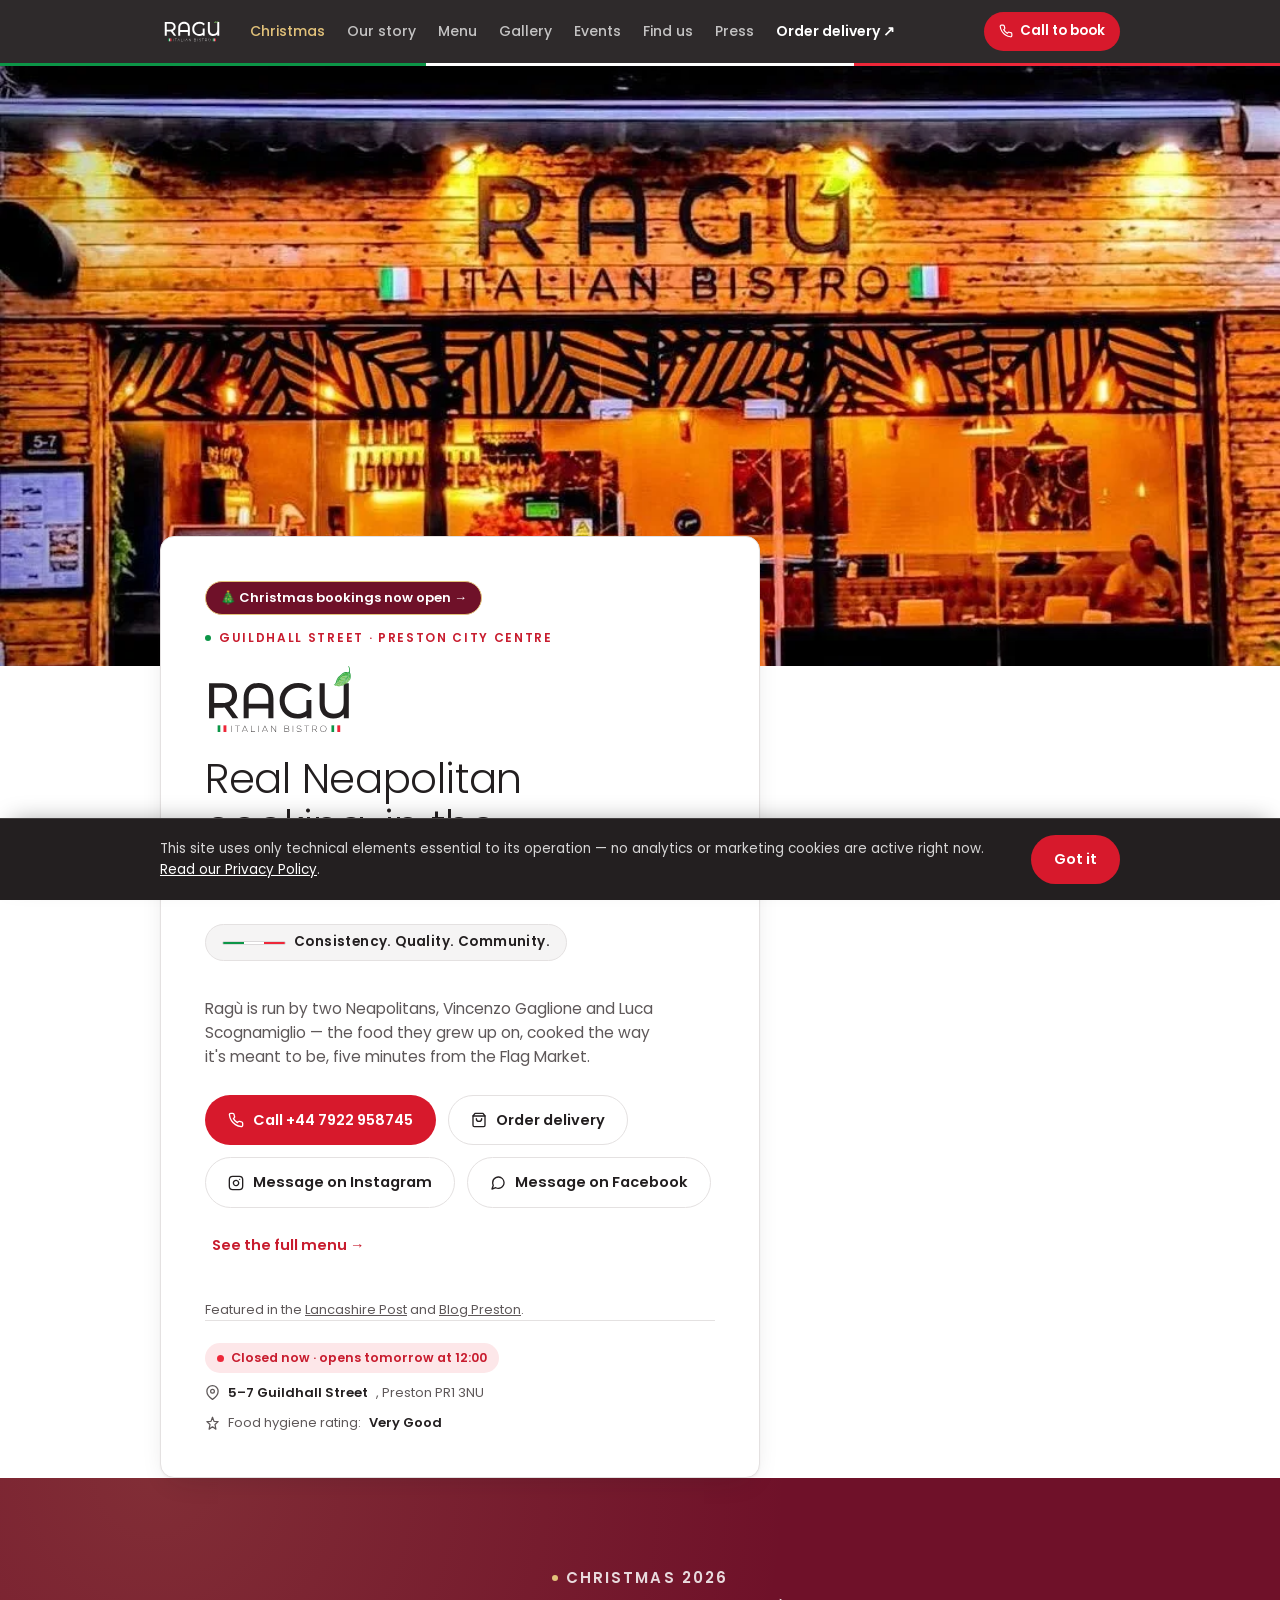
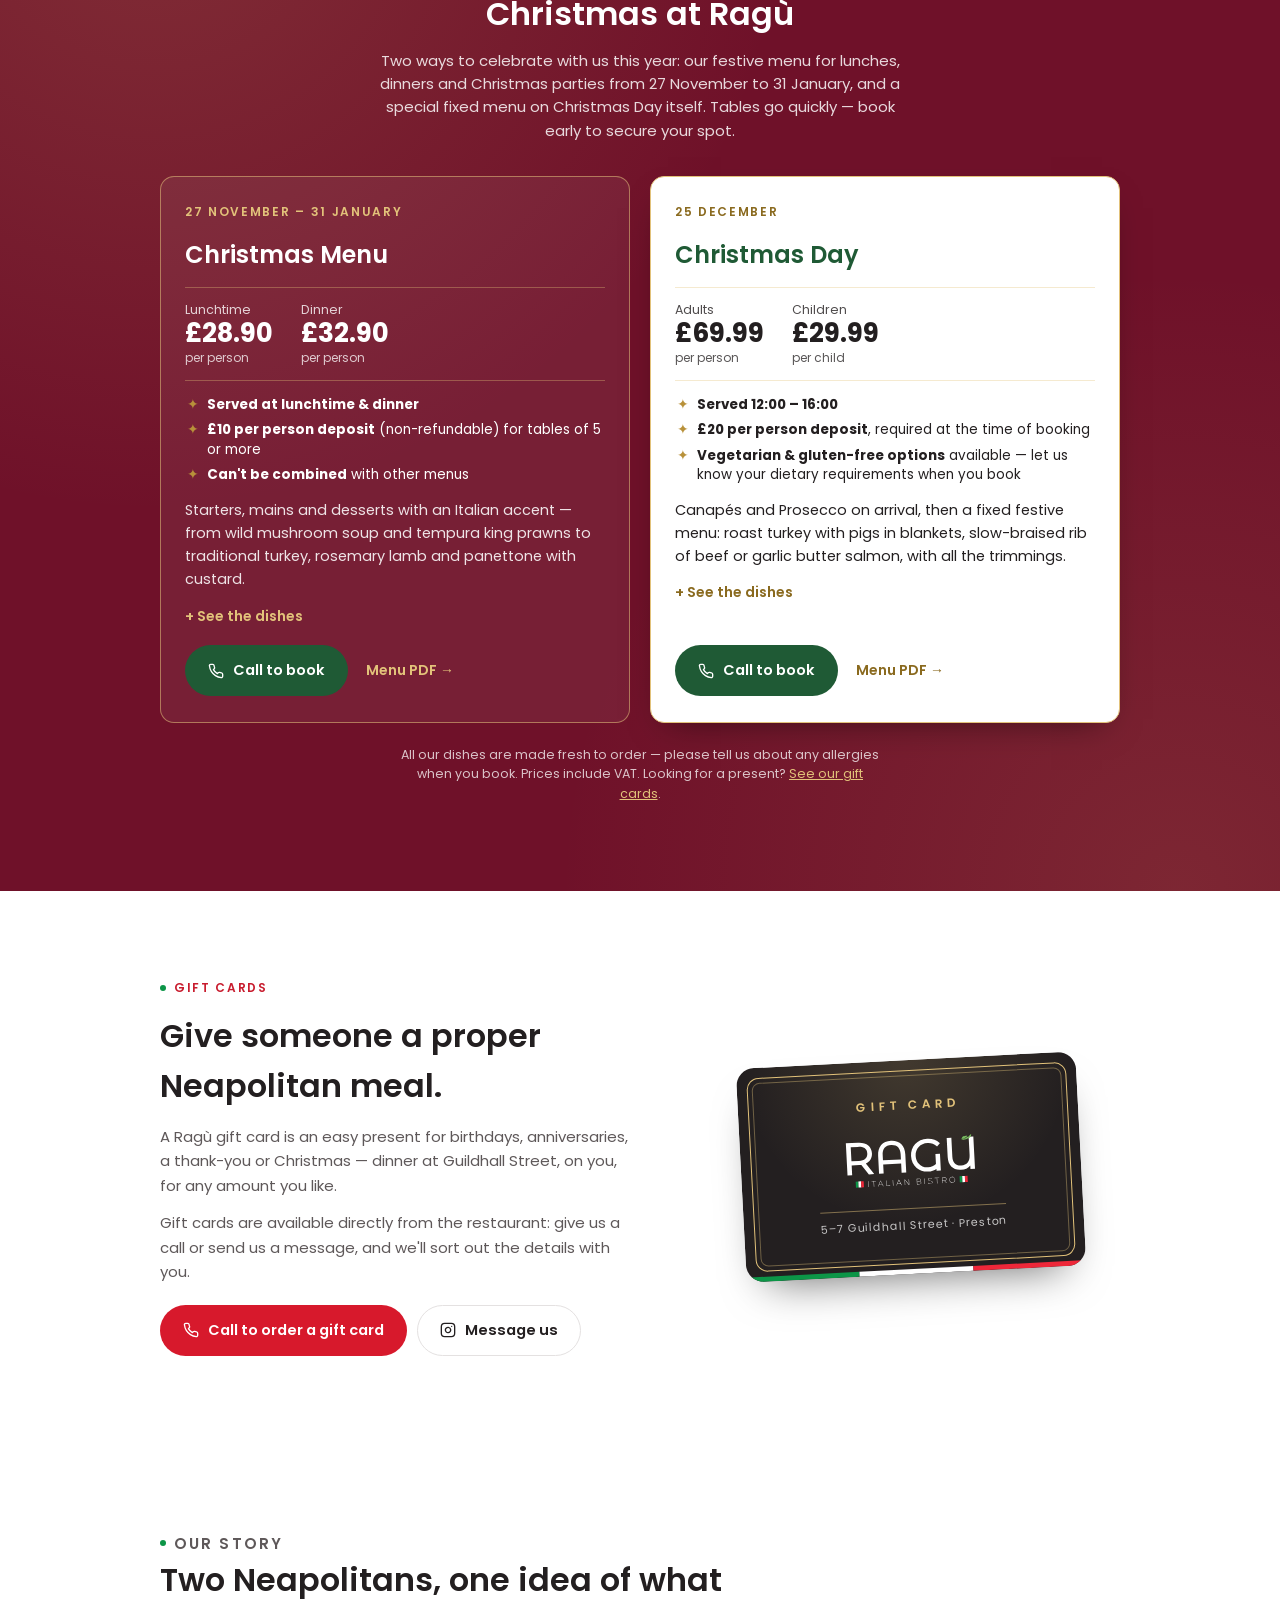
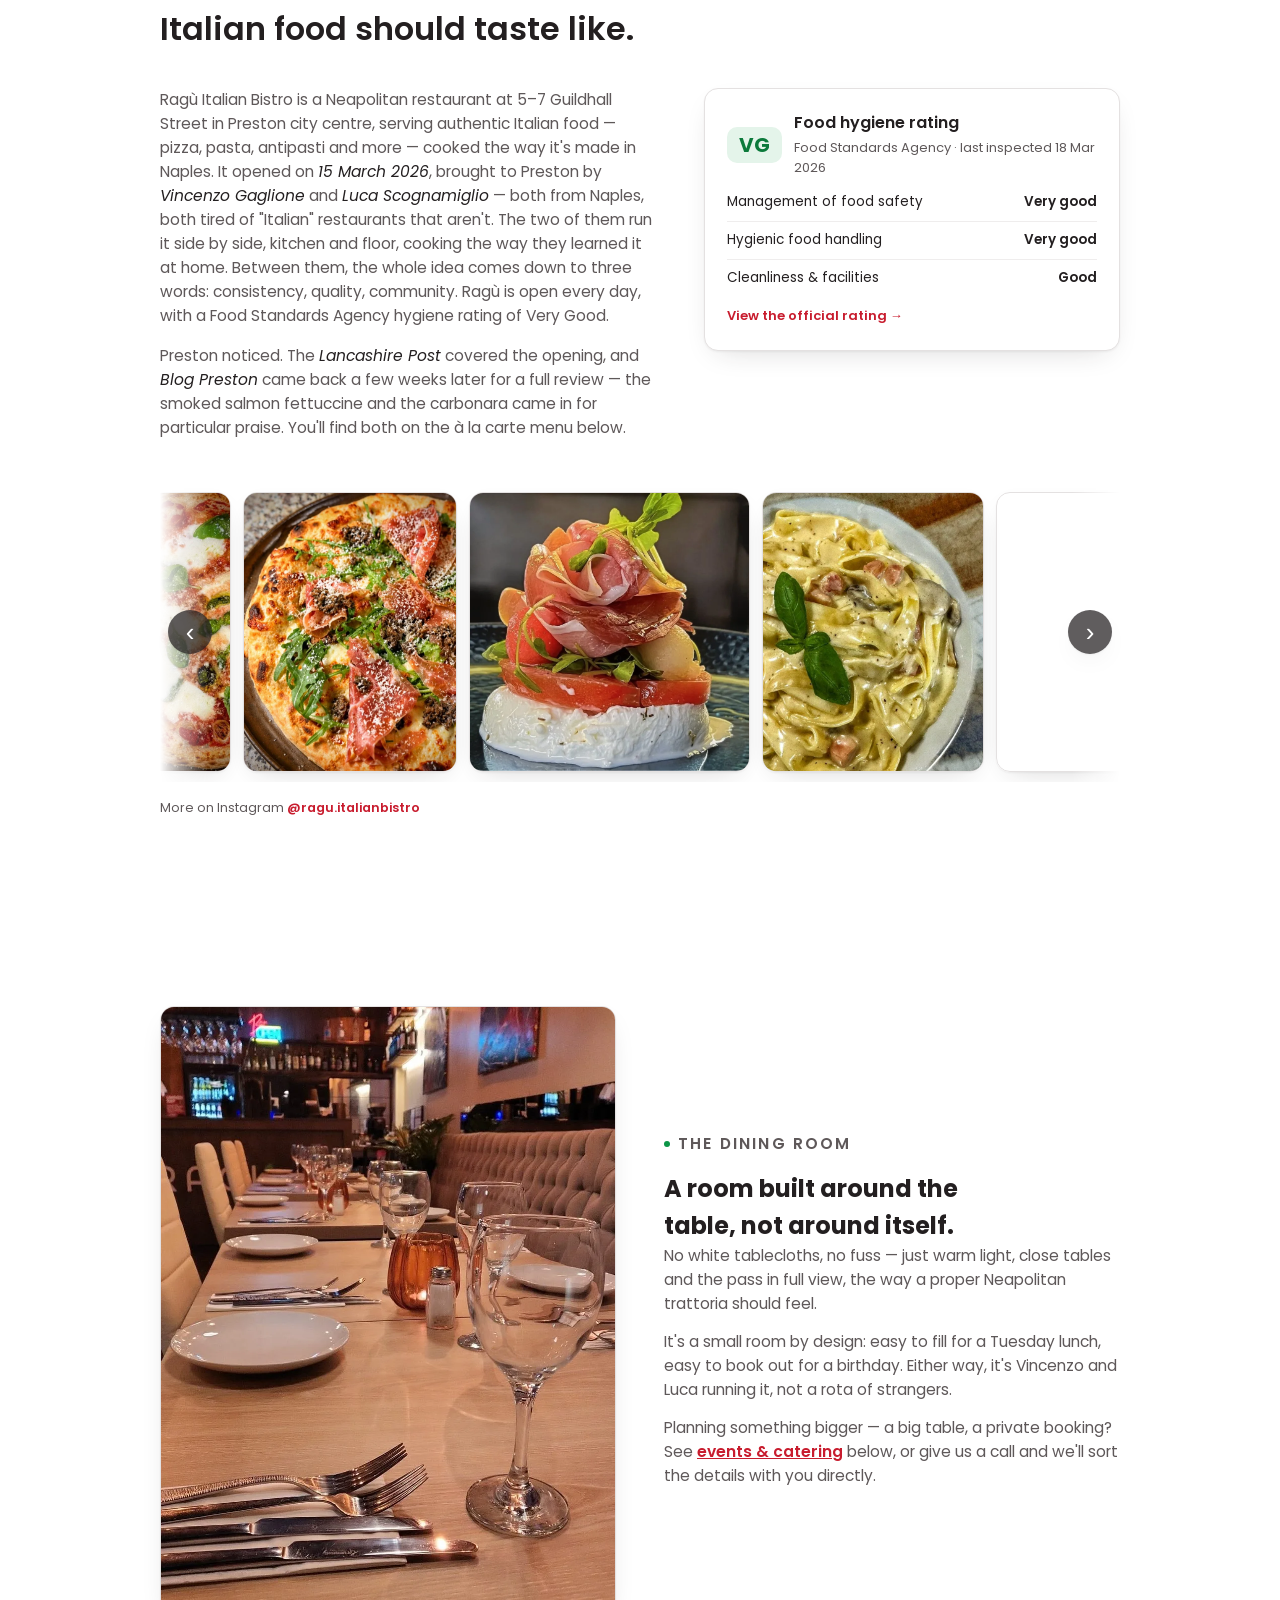
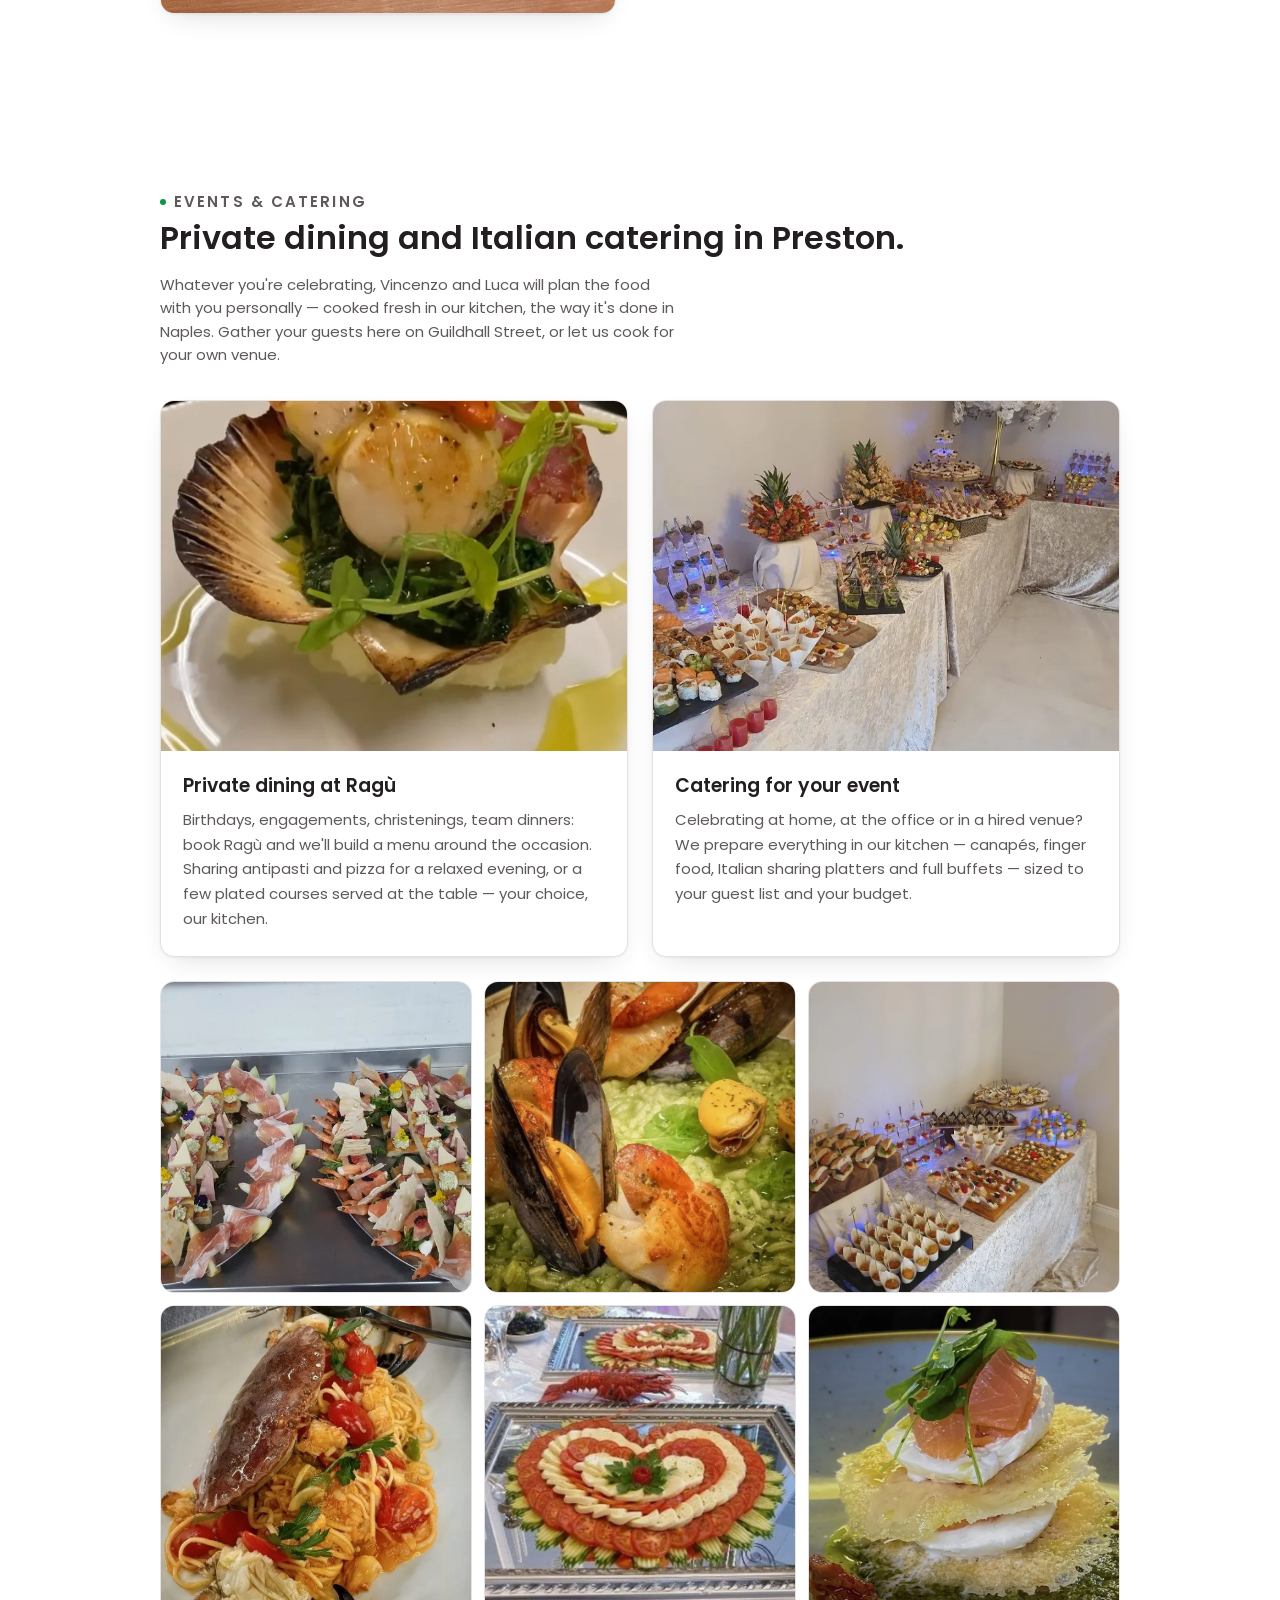
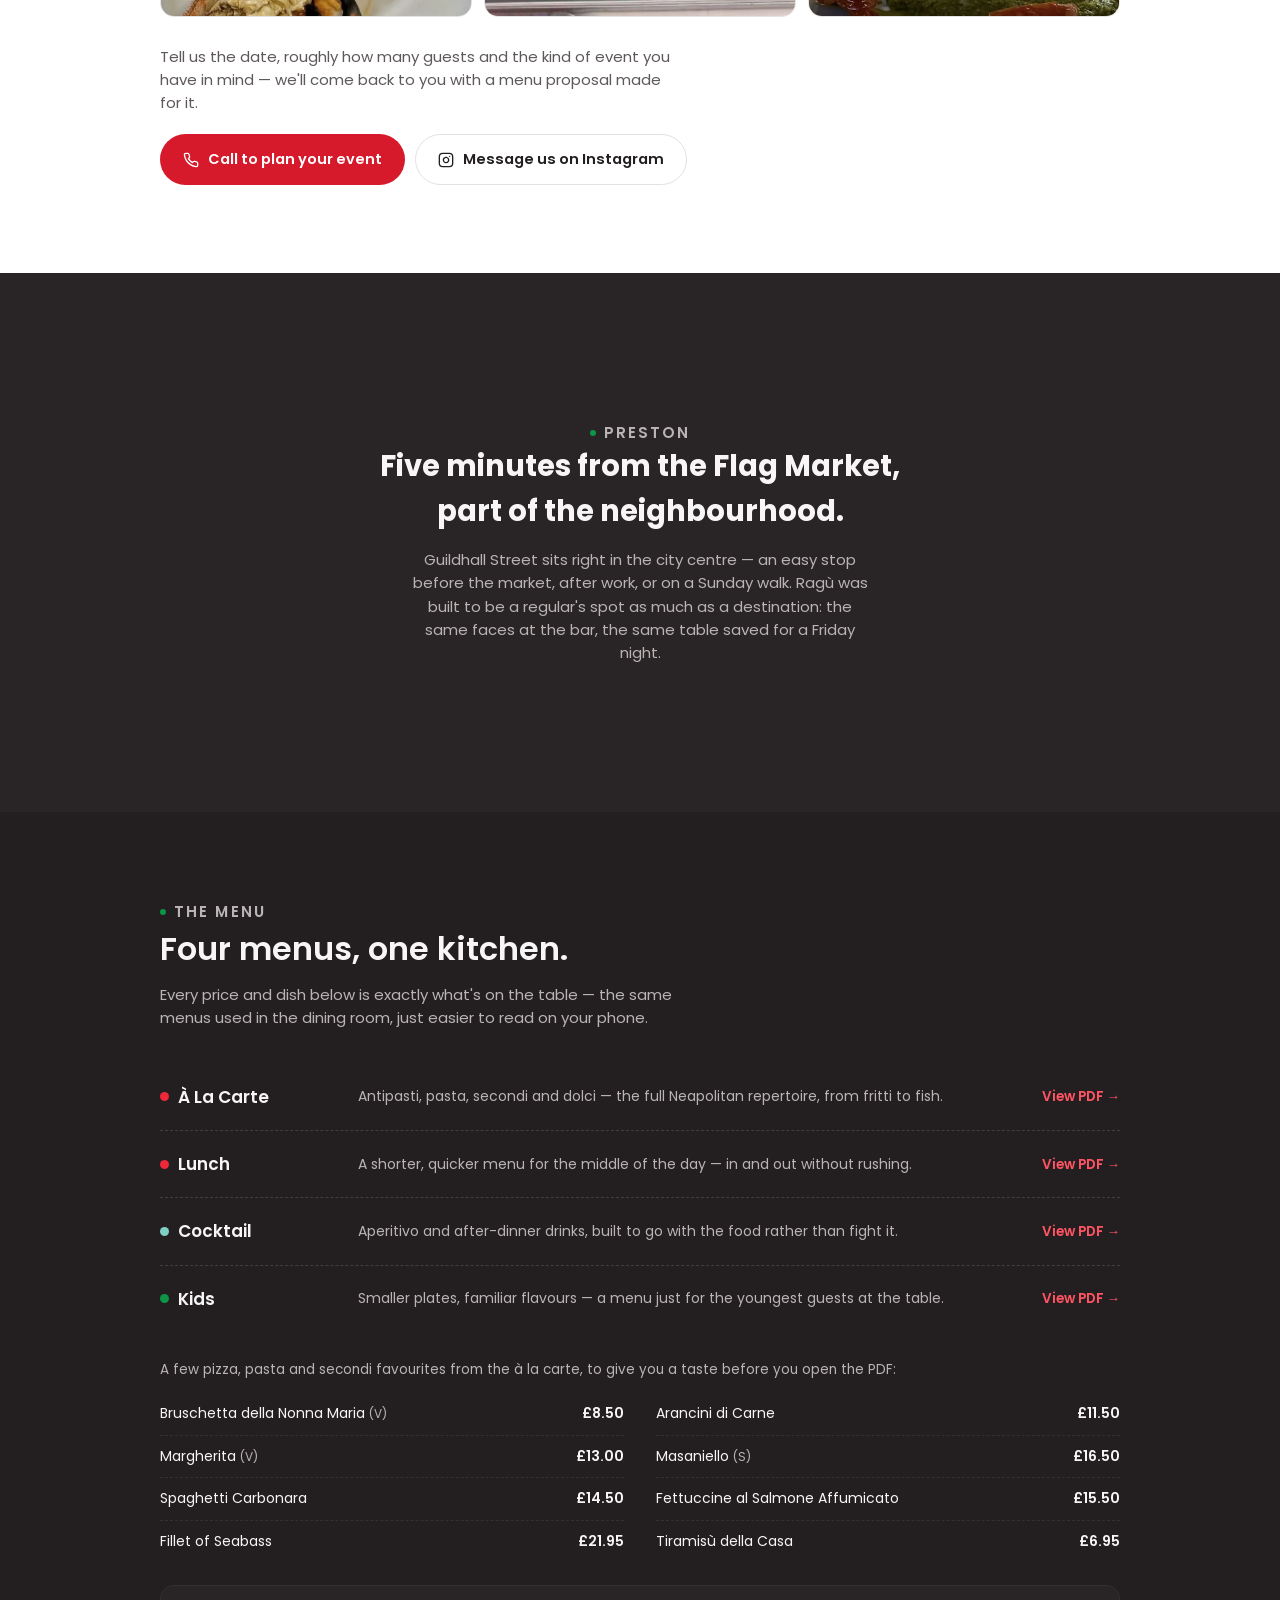
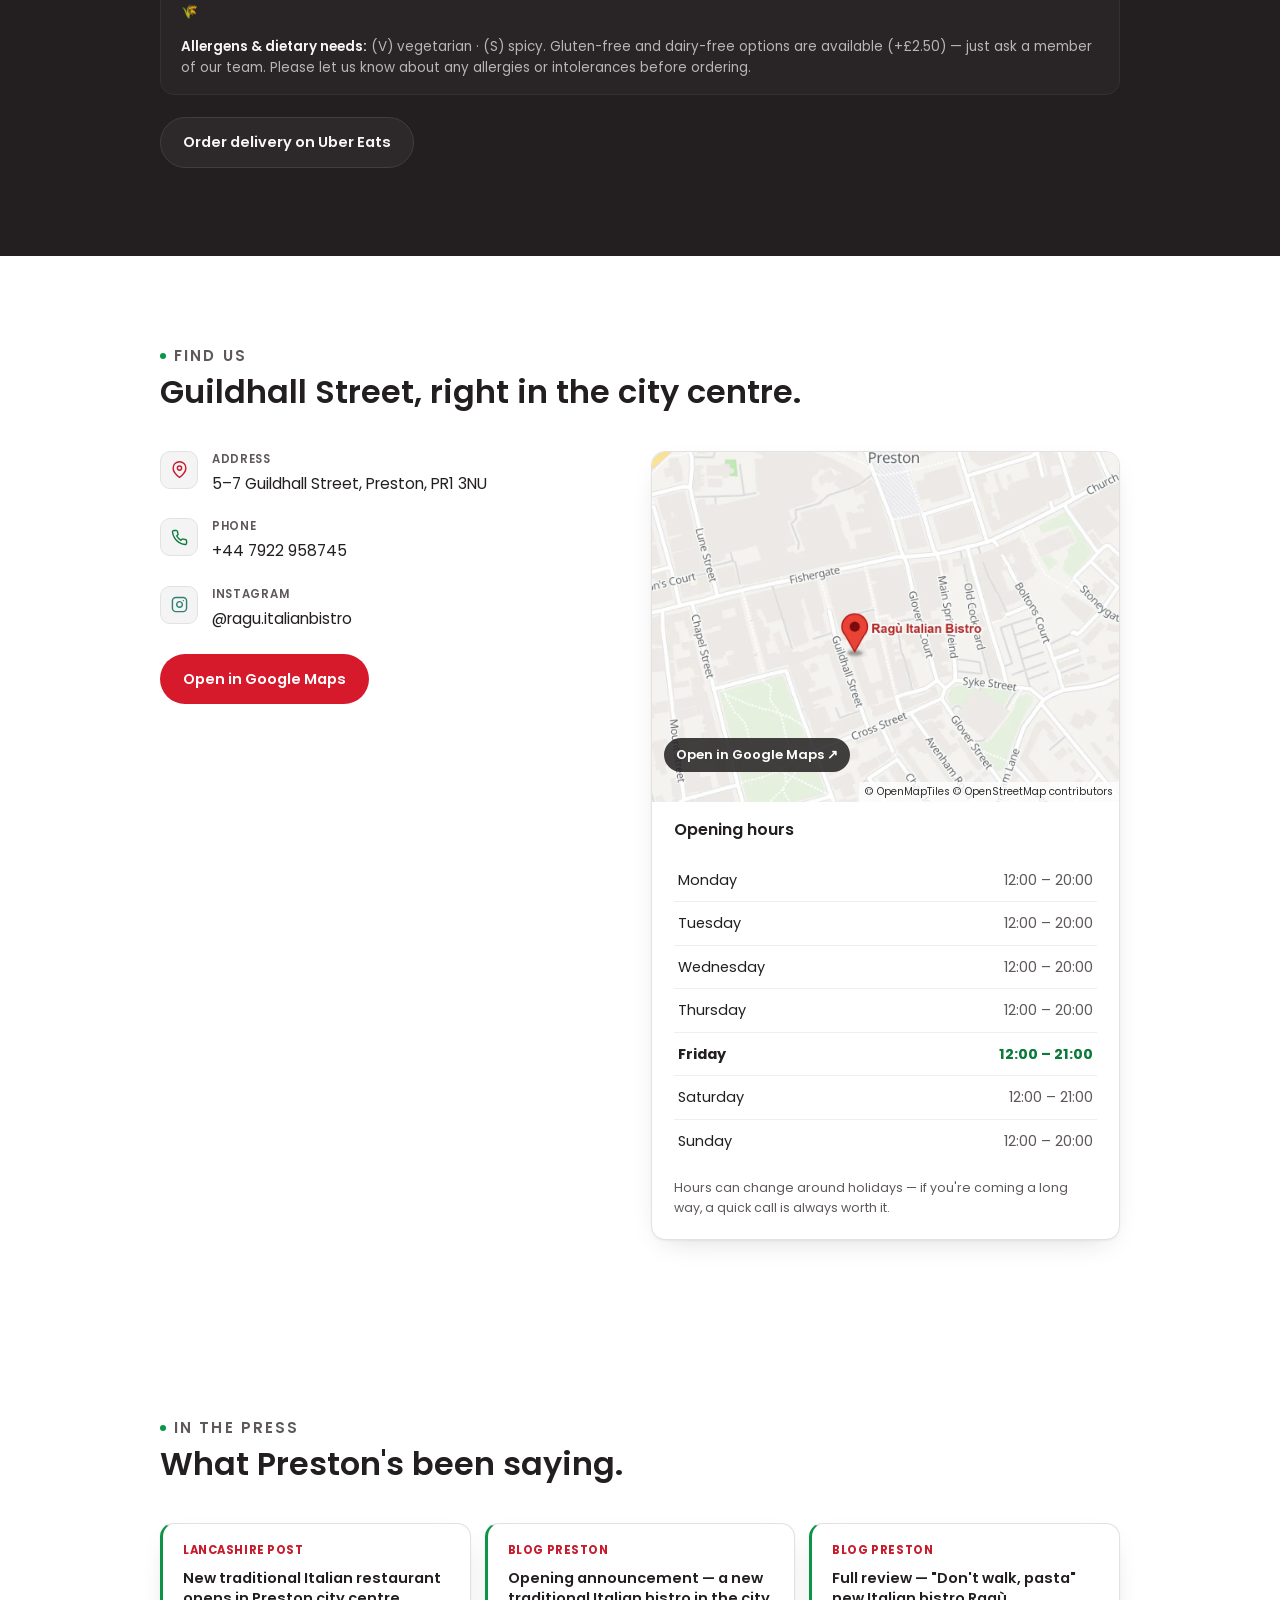
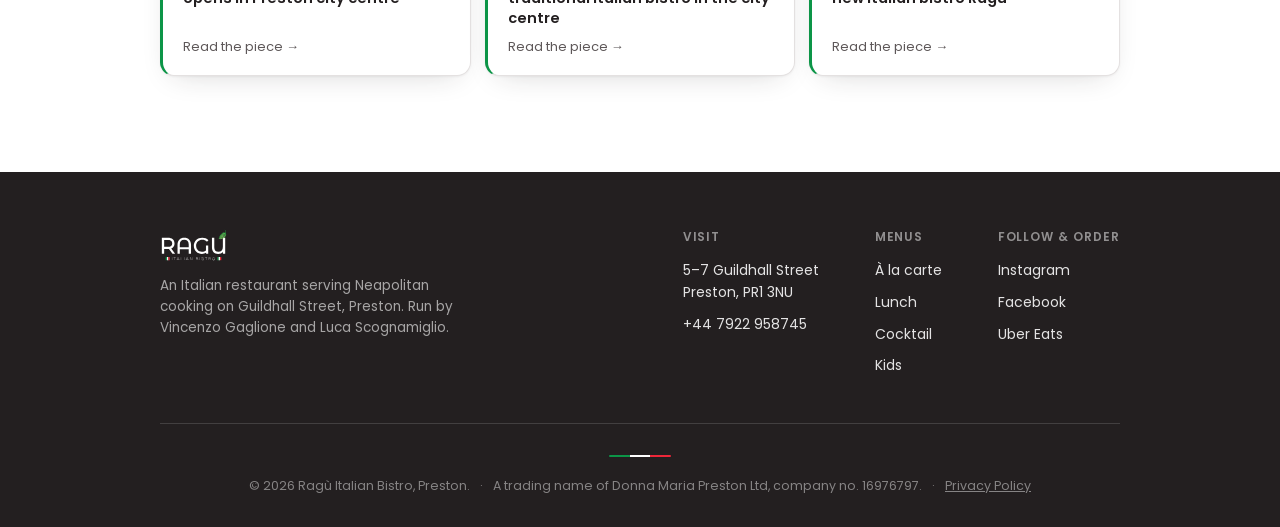
<file: index.html>
<!DOCTYPE html>
<html lang="en">
<head>
<meta charset="UTF-8">
<meta name="viewport" content="width=device-width, initial-scale=1.0">
<title>Ragù Italian Bistro | Neapolitan Restaurant in Preston</title>
<meta name="description" content="Ragù Italian Bistro — authentic Neapolitan cooking at 5–7 Guildhall Street, Preston city centre. Pizza, pasta and more, made by two Neapolitans. Open every day.">
<link rel="icon" type="image/svg+xml" href="assets/logo-compatto.svg">
<link rel="canonical" href="https://raguitalianbistro.co.uk/">
<meta name="theme-color" content="#231F20">
<link rel="apple-touch-icon" href="assets/apple-touch-icon.png">

<link rel="preload" href="assets/fonts/poppins-400.woff2" as="font" type="font/woff2" crossorigin>
<link rel="preload" href="assets/fonts/poppins-600.woff2" as="font" type="font/woff2" crossorigin>

<meta property="og:type" content="website">
<meta property="og:site_name" content="Ragù Italian Bistro">
<meta property="og:locale" content="en_GB">
<meta property="og:title" content="Ragù Italian Bistro — Real Neapolitan cooking in Preston">
<meta property="og:description" content="Authentic Neapolitan cooking at 5–7 Guildhall Street, Preston. Menus, opening hours, and how to find us.">
<meta property="og:image" content="https://raguitalianbistro.co.uk/assets/social-share.jpg">
<meta property="og:url" content="https://raguitalianbistro.co.uk/">
<meta name="twitter:card" content="summary_large_image">
<meta name="twitter:title" content="Ragù Italian Bistro — Real Neapolitan cooking in Preston">
<meta name="twitter:description" content="Authentic Neapolitan cooking at 5–7 Guildhall Street, Preston.">
<meta name="twitter:image" content="https://raguitalianbistro.co.uk/assets/social-share.jpg">

<script type="application/ld+json">
{
  "@context": "https://schema.org",
  "@type": "Restaurant",
  "@id": "https://raguitalianbistro.co.uk/#restaurant",
  "name": "Ragù Italian Bistro",
  "logo": "https://raguitalianbistro.co.uk/assets/apple-touch-icon.png",
  "foundingDate": "2026-03-15",
  "image": "https://raguitalianbistro.co.uk/assets/gallery/foto6.jpg",
  "url": "https://raguitalianbistro.co.uk/",
  "priceRange": "££",
  "telephone": "+447922958745",
  "address": {
    "@type": "PostalAddress",
    "streetAddress": "5–7 Guildhall Street",
    "addressLocality": "Preston",
    "postalCode": "PR1 3NU",
    "addressCountry": "GB"
  },
  "openingHoursSpecification": [
    {"@type": "OpeningHoursSpecification", "dayOfWeek": ["Sunday","Monday","Tuesday","Wednesday","Thursday"], "opens": "12:00", "closes": "20:00"},
    {"@type": "OpeningHoursSpecification", "dayOfWeek": ["Friday","Saturday"], "opens": "12:00", "closes": "21:00"}
  ],
  "servesCuisine": "Neapolitan",
  "acceptsReservations": true,
  "potentialAction": {
    "@type": "OrderAction",
    "target": {
      "@type": "EntryPoint",
      "urlTemplate": "https://www.ubereats.com/gb/store/ragu-italian-bistro/60AgVN0EWVyKOatBZUCGuQ",
      "actionPlatform": ["http://schema.org/DesktopWebPlatform", "http://schema.org/MobileWebPlatform", "http://schema.org/IOSPlatform", "http://schema.org/AndroidPlatform"]
    }
  },
  "hasMenu": [
    "https://raguitalianbistro.co.uk/#menu-highlights",
    "https://raguitalianbistro.co.uk/assets/menu-a-la-carte.pdf",
    "https://raguitalianbistro.co.uk/assets/menu-lunch.pdf",
    "https://raguitalianbistro.co.uk/assets/menu-cocktail.pdf",
    "https://raguitalianbistro.co.uk/assets/menu-kids.pdf"
  ],
  "geo": {
    "@type": "GeoCoordinates",
    "latitude": 53.7572,
    "longitude": -2.700031
  },
  "sameAs": [
    "https://www.instagram.com/ragu.italianbistro/",
    "https://www.facebook.com/profile.php?id=61586330701725",
    "https://ratings.food.gov.uk/business/552448/ragu-italian-bistro-preston",
    "https://www.ubereats.com/gb/store/ragu-italian-bistro/60AgVN0EWVyKOatBZUCGuQ",
    "https://www.google.com/maps/place/?q=place_id:ChIJZ8pchPhze0gRqN9NuaBxHac"
  ]
}
</script>

<script type="application/ld+json">
{
  "@context": "https://schema.org",
  "@type": "Menu",
  "@id": "https://raguitalianbistro.co.uk/#menu-highlights",
  "name": "Menu highlights",
  "url": "https://raguitalianbistro.co.uk/#menu",
  "hasMenuSection": [
    {
      "@type": "MenuSection",
      "name": "Antipasti",
      "hasMenuItem": [
        {"@type": "MenuItem", "name": "Bruschetta della Nonna Maria", "suitableForDiet": "https://schema.org/VegetarianDiet", "offers": {"@type": "Offer", "price": "8.50", "priceCurrency": "GBP"}},
        {"@type": "MenuItem", "name": "Arancini di Carne", "offers": {"@type": "Offer", "price": "11.50", "priceCurrency": "GBP"}}
      ]
    },
    {
      "@type": "MenuSection",
      "name": "Pizza",
      "hasMenuItem": [
        {"@type": "MenuItem", "name": "Margherita", "suitableForDiet": "https://schema.org/VegetarianDiet", "offers": {"@type": "Offer", "price": "13.00", "priceCurrency": "GBP"}},
        {"@type": "MenuItem", "name": "Masaniello", "description": "Spicy.", "offers": {"@type": "Offer", "price": "16.50", "priceCurrency": "GBP"}}
      ]
    },
    {
      "@type": "MenuSection",
      "name": "Pasta",
      "hasMenuItem": [
        {"@type": "MenuItem", "name": "Spaghetti Carbonara", "offers": {"@type": "Offer", "price": "14.50", "priceCurrency": "GBP"}},
        {"@type": "MenuItem", "name": "Fettuccine al Salmone Affumicato", "offers": {"@type": "Offer", "price": "15.50", "priceCurrency": "GBP"}}
      ]
    },
    {
      "@type": "MenuSection",
      "name": "Secondi",
      "hasMenuItem": [
        {"@type": "MenuItem", "name": "Fillet of Seabass", "offers": {"@type": "Offer", "price": "21.95", "priceCurrency": "GBP"}}
      ]
    },
    {
      "@type": "MenuSection",
      "name": "Dolci",
      "hasMenuItem": [
        {"@type": "MenuItem", "name": "Tiramisù della Casa", "offers": {"@type": "Offer", "price": "6.95", "priceCurrency": "GBP"}}
      ]
    }
  ]
}
</script>
<link rel="stylesheet" href="assets/css/styles.css?v=20261029b"></head><body>

<a class="skip-link" href="#main-content">Skip to content</a>

<div class="topbar">
  <div class="topbar-inner">
    <img src="assets/logo-compatto-bianco.svg" alt="Ragù Italian Bistro">
    <nav>
      <a href="#christmas" class="nav-xmas">Christmas</a>
      <a href="#story">Our story</a>
      <a href="#menu">Menu</a>
      <a href="#gallery">Gallery</a>
      <a href="#events">Events</a>
      <a href="#find-us">Find us</a>
      <a href="#press">Press</a>
      <a href="https://www.ubereats.com/gb/store/ragu-italian-bistro/60AgVN0EWVyKOatBZUCGuQ" target="_blank" rel="noopener" class="nav-order">Order delivery ↗</a>
    </nav>
    <button type="button" id="navToggle" class="nav-toggle" aria-label="Open menu" aria-expanded="false" aria-controls="mobileNav">
      <svg viewBox="0 0 24 24" fill="none" stroke="currentColor" stroke-width="2" stroke-linecap="round" stroke-linejoin="round"><path d="M3 6h18M3 12h18M3 18h18"/></svg>
    </button>
    <a class="call" href="tel:+447922958745">
      <svg viewBox="0 0 24 24" fill="none" stroke="currentColor" stroke-width="2" stroke-linecap="round" stroke-linejoin="round"><path d="M22 16.92v3a2 2 0 0 1-2.18 2 19.79 19.79 0 0 1-8.63-3.07 19.5 19.5 0 0 1-6-6 19.79 19.79 0 0 1-3.07-8.67A2 2 0 0 1 4.11 2h3a2 2 0 0 1 2 1.72c.127.96.361 1.903.7 2.81a2 2 0 0 1-.45 2.11L8.09 9.91a16 16 0 0 0 6 6l1.27-1.27a2 2 0 0 1 2.11-.45c.907.339 1.85.573 2.81.7A2 2 0 0 1 22 16.92z"/></svg>
      Call to book
    </a>
  </div>
</div>

<div id="mobileNav" class="mobile-nav" hidden>
  <button type="button" id="navClose" class="mobile-nav-close" aria-label="Close menu">
    <svg viewBox="0 0 24 24" fill="none" stroke="currentColor" stroke-width="2" stroke-linecap="round" stroke-linejoin="round"><path d="M18 6 6 18M6 6l12 12"/></svg>
  </button>
  <nav>
    <a href="#christmas" class="nav-xmas">Christmas</a>
    <a href="#story">Our story</a>
    <a href="#menu">Menu</a>
    <a href="#gallery">Gallery</a>
    <a href="#events">Events</a>
    <a href="#find-us">Find us</a>
    <a href="#press">Press</a>
    <a href="https://www.ubereats.com/gb/store/ragu-italian-bistro/60AgVN0EWVyKOatBZUCGuQ" target="_blank" rel="noopener" class="nav-order">Order delivery ↗</a>
  </nav>
  <div class="mobile-nav-info">
    <div>
      <p class="mn-label">Opening hours</p>
      <p>Every day · 12:00–20:00, Fri–Sat until 21:00.</p>
    </div>
    <div>
      <p class="mn-label">Call to book</p>
      <a href="tel:+447922958745">+44 7922 958745</a>
    </div>
    <div class="mn-social">
      <a href="https://www.instagram.com/ragu.italianbistro/" target="_blank" rel="noopener">Instagram</a>
      <a href="https://www.facebook.com/profile.php?id=61586330701725" target="_blank" rel="noopener">Facebook</a>
    </div>
  </div>
</div>

<div class="mobile-actionbar" role="region" aria-label="Quick actions">
  <a class="btn btn-primary" href="tel:+447922958745">
    <svg viewBox="0 0 24 24" fill="none" stroke="currentColor" stroke-width="2" stroke-linecap="round" stroke-linejoin="round"><path d="M22 16.92v3a2 2 0 0 1-2.18 2 19.79 19.79 0 0 1-8.63-3.07 19.5 19.5 0 0 1-6-6 19.79 19.79 0 0 1-3.07-8.67A2 2 0 0 1 4.11 2h3a2 2 0 0 1 2 1.72c.127.96.361 1.903.7 2.81a2 2 0 0 1-.45 2.11L8.09 9.91a16 16 0 0 0 6 6l1.27-1.27a2 2 0 0 1 2.11-.45c.907.339 1.85.573 2.81.7A2 2 0 0 1 22 16.92z"/></svg>
    Call
  </a>
  <a class="btn btn-outline" href="https://www.ubereats.com/gb/store/ragu-italian-bistro/60AgVN0EWVyKOatBZUCGuQ" target="_blank" rel="noopener">
    <svg viewBox="0 0 24 24" fill="none" stroke="currentColor" stroke-width="2" stroke-linecap="round" stroke-linejoin="round"><path d="M6 2 3 6v14a2 2 0 0 0 2 2h14a2 2 0 0 0 2-2V6l-3-4z"/><path d="M3 6h18"/><path d="M16 10a4 4 0 0 1-8 0"/></svg>
    Order
  </a>
  <a class="btn btn-outline" href="https://www.google.com/maps/search/?api=1&amp;query=Ragu+Italian+Bistro+5-7+Guildhall+Street+Preston+PR1+3NU" target="_blank" rel="noopener">
    <svg viewBox="0 0 24 24" fill="none" stroke="currentColor" stroke-width="2" stroke-linecap="round" stroke-linejoin="round"><path d="M21 10c0 7-9 13-9 13s-9-6-9-13a9 9 0 0 1 18 0z"/><circle cx="12" cy="10" r="3"/></svg>
    Directions
  </a>
</div>

<header class="hero-full">
  <div class="hero-media">
    <picture>
      <source type="image/webp" srcset="assets/gallery/foto6.webp">
      <img src="assets/gallery/foto6.jpg" alt="Ragù Italian Bistro storefront on Guildhall Street, Preston" width="1069" height="716" fetchpriority="high">
    </picture>
  </div>
  <div class="hero-card-wrap wrap">
    <div class="hero-card">
      <a class="xmas-flag" href="#christmas">🎄 Christmas bookings now open <span aria-hidden="true">→</span></a>
      <p class="eyebrow"><span class="dot"></span>Guildhall Street · Preston City Centre</p>
      <img class="hero-logo if-light" src="assets/logo-principale.svg" alt="Ragù Italian Bistro — Naples on a plate">
      <img class="hero-logo if-dark" src="assets/logo-negativo-bianco.svg" alt="Ragù Italian Bistro — Naples on a plate">
      <h1>Real Neapolitan cooking, in the <b>heart of Preston</b>.</h1>
      <p class="tagline-pill"><span class="tricolore"><span></span><span></span><span></span></span> Consistency. Quality. Community.</p>
      <p class="lede">Ragù is run by two Neapolitans, Vincenzo Gaglione and Luca Scognamiglio — the food they grew up on, cooked the way it's meant to be, five minutes from the Flag Market.</p>

      <div class="cta-row">
        <a class="btn btn-primary" href="tel:+447922958745">
          <svg viewBox="0 0 24 24" fill="none" stroke="currentColor" stroke-width="2" stroke-linecap="round" stroke-linejoin="round"><path d="M22 16.92v3a2 2 0 0 1-2.18 2 19.79 19.79 0 0 1-8.63-3.07 19.5 19.5 0 0 1-6-6 19.79 19.79 0 0 1-3.07-8.67A2 2 0 0 1 4.11 2h3a2 2 0 0 1 2 1.72c.127.96.361 1.903.7 2.81a2 2 0 0 1-.45 2.11L8.09 9.91a16 16 0 0 0 6 6l1.27-1.27a2 2 0 0 1 2.11-.45c.907.339 1.85.573 2.81.7A2 2 0 0 1 22 16.92z"/></svg>
          Call +44 7922 958745
        </a>
        <a class="btn btn-outline" href="https://www.ubereats.com/gb/store/ragu-italian-bistro/60AgVN0EWVyKOatBZUCGuQ" target="_blank" rel="noopener">
          <svg viewBox="0 0 24 24" fill="none" stroke="currentColor" stroke-width="2" stroke-linecap="round" stroke-linejoin="round"><path d="M6 2 3 6v14a2 2 0 0 0 2 2h14a2 2 0 0 0 2-2V6l-3-4z"/><path d="M3 6h18"/><path d="M16 10a4 4 0 0 1-8 0"/></svg>
          Order delivery
        </a>
        <a class="btn btn-outline" href="https://www.instagram.com/ragu.italianbistro/" target="_blank" rel="noopener">
          <svg viewBox="0 0 24 24" fill="none" stroke="currentColor" stroke-width="2" stroke-linecap="round" stroke-linejoin="round"><rect x="2" y="2" width="20" height="20" rx="5"/><path d="M16 11.37A4 4 0 1 1 12.63 8 4 4 0 0 1 16 11.37z"/><path d="M17.5 6.5h.01"/></svg>
          Message on Instagram
        </a>
        <a class="btn btn-outline" href="https://m.me/61586330701725" target="_blank" rel="noopener">
          <svg viewBox="0 0 24 24" fill="none" stroke="currentColor" stroke-width="2" stroke-linecap="round" stroke-linejoin="round"><path d="M21 11.5a8.38 8.38 0 0 1-.9 3.8 8.5 8.5 0 0 1-7.6 4.7 8.38 8.38 0 0 1-3.8-.9L3 21l1.9-5.7a8.38 8.38 0 0 1-.9-3.8 8.5 8.5 0 0 1 4.7-7.6 8.38 8.38 0 0 1 3.8-.9h.5a8.48 8.48 0 0 1 8 8v.5z"/></svg>
          Message on Facebook
        </a>
        <a class="btn btn-text" href="#menu">See the full menu →</a>
      </div>

      <p class="hero-note">Featured in the <a href="https://www.lep.co.uk/lifestyle/food-and-drink/preston-new-opening-italian-restaurant-5629288" target="_blank" rel="noopener">Lancashire Post</a> and <a href="https://www.blogpreston.co.uk/2026/05/review-dont-walk-pasta-new-italian-bistro-ragu-in-preston-city-centre/" target="_blank" rel="noopener">Blog Preston</a>.</p>

      <div class="quickfacts" id="quickfacts">
        <span class="status-pill" id="statusPill"><span class="led"></span><span id="statusText">Open every day · 12:00–20:00, Fri–Sat until 21:00</span></span>
        <span class="qf">
          <svg viewBox="0 0 24 24" fill="none" stroke="currentColor" stroke-width="2" stroke-linecap="round" stroke-linejoin="round"><path d="M21 10c0 7-9 13-9 13s-9-6-9-13a9 9 0 0 1 18 0z"/><circle cx="12" cy="10" r="3"/></svg>
          <b>5–7 Guildhall Street</b>,&nbsp;Preston PR1&nbsp;3NU
        </span>
        <span class="qf">
          <svg viewBox="0 0 24 24" fill="none" stroke="currentColor" stroke-width="2" stroke-linecap="round" stroke-linejoin="round"><path d="M12 2l2.4 6.6L21 9l-5 4.6L17.4 21 12 17.3 6.6 21 8 13.6 3 9l6.6-.4z"/></svg>
          Food hygiene rating: <b>Very Good</b>
        </span>
      </div>
    </div>
  </div>
</header>

<main id="main-content">

  <!-- Seasonal: Christmas 2026. Remove this section, the "Christmas" nav links
       and the .xmas-flag in the hero after the holidays. -->
  <section id="christmas" class="xmas">
    <div class="wrap">
      <div class="section-head center reveal">
        <p class="eyebrow"><span class="dot"></span>Christmas 2026</p>
        <h2>Christmas at Ragù</h2>
        <p>Two ways to celebrate with us this year: our festive menu for lunches, dinners and Christmas parties from 27 November to 31 January, and a special fixed menu on Christmas Day itself. Tables go quickly — book early to secure your spot.</p>
      </div>

      <div class="xmas-grid">
        <article class="xmas-card">
          <p class="xmas-kicker">27 November – 31 January</p>
          <h3>Christmas Menu</h3>
          <div class="xmas-prices">
            <div><span class="xp-label">Lunchtime</span><span class="xp-amount">£28.90</span><span class="xp-per">per person</span></div>
            <div><span class="xp-label">Dinner</span><span class="xp-amount">£32.90</span><span class="xp-per">per person</span></div>
          </div>
          <ul class="xmas-facts">
            <li><b>Served at lunchtime &amp; dinner</b></li>
            <li><b>£10 per person deposit</b> (non-refundable) for tables of 5 or more</li>
            <li><b>Can't be combined</b> with other menus</li>
          </ul>
          <p class="xmas-desc">Starters, mains and desserts with an Italian accent — from wild mushroom soup and tempura king prawns to traditional turkey, rosemary lamb and panettone with custard.</p>
          <details class="xmas-dishes">
            <summary>See the dishes</summary>
            <h4>Starters</h4>
            <ul>
              <li><b>Zuppa di Funghi</b> <em>(V)</em> — wild mushroom soup with croutons</li>
              <li><b>Salmone e Gamberetti</b> — smoked salmon and prawns, marie rose sauce</li>
              <li><b>Pâté alla Veneziana</b> — chicken liver pâté, toasted bread, fig chutney</li>
              <li><b>Gamberoni in Tempura</b> — tempura king prawns, sweet chilli dip</li>
            </ul>
            <h4>Mains</h4>
            <ul>
              <li><b>Tacchino Tradizionale</b> — roast turkey, chipolata, sage &amp; onion stuffing, rich gravy</li>
              <li><b>Salmone al Prosecco e Gamberetti</b> — pan-fried salmon with baby prawns in a prosecco sauce</li>
              <li><b>Pollo, Funghi e Asparagi</b> — chicken breast in a creamy white wine, wild mushroom and asparagus sauce</li>
              <li><b>Agnello al Rosmarino</b> — slow-roasted leg of lamb, red wine and rosemary sauce</li>
              <li><b>Lasagna al Forno</b> · <b>Tortelloni Ricotta e Spinaci</b> <em>(V)</em></li>
              <li><b>Pizza Calabrese</b> · <b>Pizza Vegetariana</b> <em>(V)</em></li>
            </ul>
            <h4>Desserts</h4>
            <ul>
              <li><b>Panettone</b> — with custard</li>
              <li><b>Tiramisù</b> — savoiardi, mascarpone and marsala</li>
              <li><b>Panna Cotta all'Amarena</b> — with cherries in syrup</li>
            </ul>
          </details>
          <div class="xmas-actions">
            <a class="btn btn-primary" href="tel:+447922958745"><svg viewBox="0 0 24 24" fill="none" stroke="currentColor" stroke-width="2" stroke-linecap="round" stroke-linejoin="round"><path d="M22 16.92v3a2 2 0 0 1-2.18 2 19.79 19.79 0 0 1-8.63-3.07 19.5 19.5 0 0 1-6-6 19.79 19.79 0 0 1-3.07-8.67A2 2 0 0 1 4.11 2h3a2 2 0 0 1 2 1.72c.127.96.361 1.903.7 2.81a2 2 0 0 1-.45 2.11L8.09 9.91a16 16 0 0 0 6 6l1.27-1.27a2 2 0 0 1 2.11-.45c.907.339 1.85.573 2.81.7A2 2 0 0 1 22 16.92z"/></svg> Call to book</a>
            <a class="xmas-pdf" href="assets/christmas-menu-2026-final.pdf" target="_blank" rel="noopener">Menu PDF →</a>
          </div>
        </article>

        <article class="xmas-card xmas-card--day">
          <p class="xmas-kicker">25 December</p>
          <h3>Christmas Day</h3>
          <div class="xmas-prices">
            <div><span class="xp-label">Adults</span><span class="xp-amount">£69.99</span><span class="xp-per">per person</span></div>
            <div><span class="xp-label">Children</span><span class="xp-amount">£29.99</span><span class="xp-per">per child</span></div>
          </div>
          <ul class="xmas-facts">
            <li><b>Served 12:00 – 16:00</b></li>
            <li><b>£20 per person deposit</b>, required at the time of booking</li>
            <li><b>Vegetarian &amp; gluten-free options</b> available — let us know your dietary requirements when you book</li>
          </ul>
          <p class="xmas-desc">Canapés and Prosecco on arrival, then a fixed festive menu: roast turkey with pigs in blankets, slow-braised rib of beef or garlic butter salmon, with all the trimmings.</p>
          <details class="xmas-dishes">
            <summary>See the dishes</summary>
            <h4>Starters</h4>
            <ul>
              <li><b>Soup of the Day</b> — with toasted bread</li>
              <li><b>Fresh Salmon Fish Cake</b> — with tartare sauce</li>
              <li><b>King Prawns</b> — garlic, chilli &amp; white wine, served with bread</li>
              <li><b>Sautéed Wild Mushrooms</b> — with garlic and stilton</li>
              <li><b>Parma Ham &amp; Melon</b></li>
            </ul>
            <h4>Mains</h4>
            <ul>
              <li><b>Roast Turkey Breast</b> — garlic &amp; herbs, sage and onion stuffing, pigs in blankets, honey-glazed shallots</li>
              <li><b>Slow-Braised Rib of Beef</b> — cranberry and red wine reduction</li>
              <li><b>Creamy Garlic Butter Salmon</b> — with baby spinach</li>
            </ul>
            <p class="xmas-small">All mains served with roast potatoes, sweet potato &amp; carrot mash, and maple-glazed Brussels sprouts with bacon.</p>
            <h4>Desserts</h4>
            <ul>
              <li><b>Gingerbread Cheesecake</b></li>
              <li><b>Panettone Cake</b> — with brandy sauce</li>
              <li><b>Meringue Pavlova</b> — with fresh fruit</li>
            </ul>
          </details>
          <div class="xmas-actions">
            <a class="btn btn-primary" href="tel:+447922958745"><svg viewBox="0 0 24 24" fill="none" stroke="currentColor" stroke-width="2" stroke-linecap="round" stroke-linejoin="round"><path d="M22 16.92v3a2 2 0 0 1-2.18 2 19.79 19.79 0 0 1-8.63-3.07 19.5 19.5 0 0 1-6-6 19.79 19.79 0 0 1-3.07-8.67A2 2 0 0 1 4.11 2h3a2 2 0 0 1 2 1.72c.127.96.361 1.903.7 2.81a2 2 0 0 1-.45 2.11L8.09 9.91a16 16 0 0 0 6 6l1.27-1.27a2 2 0 0 1 2.11-.45c.907.339 1.85.573 2.81.7A2 2 0 0 1 22 16.92z"/></svg> Call to book</a>
            <a class="xmas-pdf" href="assets/christmas-day-menu-2026.pdf" target="_blank" rel="noopener">Menu PDF →</a>
          </div>
        </article>
      </div>

      <p class="xmas-footnote">All our dishes are made fresh to order — please tell us about any allergies when you book. Prices include VAT. Looking for a present? <a href="#gift-cards">See our gift cards</a>.</p>
    </div>
  </section>

  <!-- Gift cards: sold in the restaurant only, no online payment.
       Customers call (or message) and the details are arranged with them.
       Amount free for now; validity/expiry still to be confirmed by the owners. -->
  <section id="gift-cards" class="wrap">
    <div class="gift">
      <div class="gift-text reveal">
        <p class="eyebrow"><span class="dot"></span>Gift cards</p>
        <h2>Give someone a proper Neapolitan meal.</h2>
        <p>A Ragù gift card is an easy present for birthdays, anniversaries, a thank-you or Christmas — dinner at Guildhall Street, on you, for any amount you like.</p>
        <p>Gift cards are available directly from the restaurant: give us a call or send us a message, and we'll sort out the details with you.</p>
        <div class="gift-actions">
          <a class="btn btn-primary" href="tel:+447922958745"><svg viewBox="0 0 24 24" fill="none" stroke="currentColor" stroke-width="2" stroke-linecap="round" stroke-linejoin="round"><path d="M22 16.92v3a2 2 0 0 1-2.18 2 19.79 19.79 0 0 1-8.63-3.07 19.5 19.5 0 0 1-6-6 19.79 19.79 0 0 1-3.07-8.67A2 2 0 0 1 4.11 2h3a2 2 0 0 1 2 1.72c.127.96.361 1.903.7 2.81a2 2 0 0 1-.45 2.11L8.09 9.91a16 16 0 0 0 6 6l1.27-1.27a2 2 0 0 1 2.11-.45c.907.339 1.85.573 2.81.7A2 2 0 0 1 22 16.92z"/></svg> Call to order a gift card</a>
          <a class="btn btn-outline" href="https://www.instagram.com/ragu.italianbistro/" target="_blank" rel="noopener"><svg viewBox="0 0 24 24" fill="none" stroke="currentColor" stroke-width="2" stroke-linecap="round" stroke-linejoin="round"><rect x="2" y="2" width="20" height="20" rx="5"/><path d="M16 11.37A4 4 0 1 1 12.63 8 4 4 0 0 1 16 11.37z"/><path d="M17.5 6.5h.01"/></svg> Message us</a>
        </div>
      </div>
      <div class="gift-visual" aria-hidden="true">
        <div class="giftcard">
          <span class="gc-label">Gift card</span>
          <img src="assets/logo-compatto-bianco.svg" alt="" width="150" height="70">
          <span class="gc-foot">5–7 Guildhall Street · Preston</span>
          <span class="gc-tricolore"><span></span><span></span><span></span></span>
        </div>
      </div>
    </div>
  </section>

  <section id="story" class="wrap">
    <div class="section-head reveal">
      <p class="eyebrow"><span class="dot"></span>Our story</p>
      <h2>Two Neapolitans, one idea of what Italian food should taste like.</h2>
    </div>
    <div class="story">
      <div>
        <p>Ragù Italian Bistro is a Neapolitan restaurant at 5–7 Guildhall Street in Preston city centre, serving authentic Italian food — pizza, pasta, antipasti and more — cooked the way it's made in Naples. It opened on <em>15 March 2026</em>, brought to Preston by <em>Vincenzo Gaglione</em> and <em>Luca Scognamiglio</em> — both from Naples, both tired of "Italian" restaurants that aren't. The two of them run it side by side, kitchen and floor, cooking the way they learned it at home. Between them, the whole idea comes down to three words: consistency, quality, community. Ragù is open every day, with a Food Standards Agency hygiene rating of Very Good.</p>
        <p>Preston noticed. The <em>Lancashire Post</em> covered the opening, and <em>Blog Preston</em> came back a few weeks later for a full review — the smoked salmon fettuccine and the carbonara came in for particular praise. You'll find both on the à la carte menu below.</p>
      </div>
      <div class="rating-card">
        <div class="rc-top">
          <span class="rc-badge">VG</span>
          <div>
            <h3>Food hygiene rating</h3>
            <p class="rc-sub">Food Standards Agency · last inspected 18 Mar 2026</p>
          </div>
        </div>
        <div class="rating-rows">
          <div><span>Management of food safety</span><span>Very good</span></div>
          <div><span>Hygienic food handling</span><span>Very good</span></div>
          <div><span>Cleanliness &amp; facilities</span><span>Good</span></div>
        </div>
        <a href="https://ratings.food.gov.uk/business/552448/ragu-italian-bistro-preston" target="_blank" rel="noopener">View the official rating →</a>
      </div>
    </div>

    <div class="story-gallery" id="gallery">
      <div class="gallery-strip"><div class="gallery-track">
        <a href="assets/gallery/foto8.jpg" target="_blank" rel="noopener">
          <picture>
            <source type="image/webp" srcset="assets/gallery/foto8.webp">
            <img src="assets/gallery/foto8.jpg" alt="Margherita pizza fresh from the oven, mozzarella and basil" width="528" height="900" loading="lazy" decoding="async">
          </picture>
        </a>
        <a href="assets/gallery/foto23.jpg" target="_blank" rel="noopener">
          <picture>
            <source type="image/webp" srcset="assets/gallery/foto23.webp">
            <img src="assets/gallery/foto23.jpg" alt="Pizza with prosciutto, rocket and parmesan" width="686" height="900" loading="lazy" decoding="async">
          </picture>
        </a>
        <a href="assets/gallery/foto32.jpg" target="_blank" rel="noopener">
          <picture>
            <source type="image/webp" srcset="assets/gallery/foto32.webp">
            <img src="assets/gallery/foto32.jpg" alt="Burrata topped with tomato, a rose of prosciutto and melon" width="900" height="896" loading="lazy" decoding="async">
          </picture>
        </a>
        <a href="assets/gallery/foto9.jpg" target="_blank" rel="noopener">
          <picture>
            <source type="image/webp" srcset="assets/gallery/foto9.webp">
            <img src="assets/gallery/foto9.jpg" alt="Creamy fettuccine with pancetta, mushrooms and basil" width="712" height="900" loading="lazy" decoding="async">
          </picture>
        </a>
        <a href="assets/gallery/foto20.jpg" target="_blank" rel="noopener">
          <picture>
            <source type="image/webp" srcset="assets/gallery/foto20.webp">
            <img src="assets/gallery/foto20.jpg" alt="Ravioli in a rich tomato cream sauce with asparagus" width="546" height="900" loading="lazy" decoding="async">
          </picture>
        </a>
        <a href="assets/gallery/foto16.jpg" target="_blank" rel="noopener">
          <picture>
            <source type="image/webp" srcset="assets/gallery/foto16.webp">
            <img src="assets/gallery/foto16.jpg" alt="Aperol Spritz served on the terrace" width="675" height="900" loading="lazy" decoding="async">
          </picture>
        </a>
        <a href="assets/gallery/foto27.jpg" target="_blank" rel="noopener">
          <picture>
            <source type="image/webp" srcset="assets/gallery/foto27.webp">
            <img src="assets/gallery/foto27.jpg" alt="Limoncello spritz with a slice of lemon" width="675" height="900" loading="lazy" decoding="async">
          </picture>
        </a>
        <a href="assets/gallery/foto10.jpg" target="_blank" rel="noopener">
          <picture>
            <source type="image/webp" srcset="assets/gallery/foto10.webp">
            <img src="assets/gallery/foto10.jpg" alt="Arancini with tomato sauce and parmesan" width="900" height="634" loading="lazy" decoding="async">
          </picture>
        </a>
        <a href="assets/gallery/foto18.jpg" target="_blank" rel="noopener">
          <picture>
            <source type="image/webp" srcset="assets/gallery/foto18.webp">
            <img src="assets/gallery/foto18.jpg" alt="Glazed pork with lemon and fresh rosemary" width="747" height="900" loading="lazy" decoding="async">
          </picture>
        </a>
        <a href="assets/gallery/foto15.jpg" target="_blank" rel="noopener">
          <picture>
            <source type="image/webp" srcset="assets/gallery/foto15.webp">
            <img src="assets/gallery/foto15.jpg" alt="White pizza with smoked salmon, burrata and rocket" width="900" height="874" loading="lazy" decoding="async">
          </picture>
        </a>
        <a href="assets/gallery/foto29.jpg" target="_blank" rel="noopener">
          <picture>
            <source type="image/webp" srcset="assets/gallery/foto29.webp">
            <img src="assets/gallery/foto29.jpg" alt="The dining room with its long banquette and green wall" width="675" height="900" loading="lazy" decoding="async">
          </picture>
        </a>
        <a href="assets/gallery/foto33.jpg" target="_blank" rel="noopener">
          <picture>
            <source type="image/webp" srcset="assets/gallery/foto33.webp">
            <img src="assets/gallery/foto33.jpg" alt="Burrata with prosciutto, rocket, cherry tomatoes and balsamic" width="896" height="900" loading="lazy" decoding="async">
          </picture>
        </a>
        <a href="assets/gallery/foto11.jpg" target="_blank" rel="noopener">
          <picture>
            <source type="image/webp" srcset="assets/gallery/foto11.webp">
            <img src="assets/gallery/foto11.jpg" alt="Lemon dessert in a jar with meringue and wafer" width="675" height="900" loading="lazy" decoding="async">
          </picture>
        </a>
        <a href="assets/gallery/foto22.jpg" target="_blank" rel="noopener">
          <picture>
            <source type="image/webp" srcset="assets/gallery/foto22.webp">
            <img src="assets/gallery/foto22.jpg" alt="Tiramisù layers dusted with cocoa" width="600" height="900" loading="lazy" decoding="async">
          </picture>
        </a>
        <a href="assets/gallery/foto13.jpg" target="_blank" rel="noopener">
          <picture>
            <source type="image/webp" srcset="assets/gallery/foto13.webp">
            <img src="assets/gallery/foto13.jpg" alt="Fettuccine al Salmone Affumicato, creamy smoked salmon pasta" width="890" height="900" loading="lazy" decoding="async">
          </picture>
        </a>
        <a href="assets/gallery/foto17.jpg" target="_blank" rel="noopener">
          <picture>
            <source type="image/webp" srcset="assets/gallery/foto17.webp">
            <img src="assets/gallery/foto17.jpg" alt="Mushrooms in a creamy sauce on toasted bread, with pea shoots" width="692" height="900" loading="lazy" decoding="async">
          </picture>
        </a>
        <a href="assets/gallery/foto14.jpg" target="_blank" rel="noopener">
          <picture>
            <source type="image/webp" srcset="assets/gallery/foto14.webp">
            <img src="assets/gallery/foto14.jpg" alt="Fried calamari with aioli and lemon" width="675" height="900" loading="lazy" decoding="async">
          </picture>
        </a>
        <a href="assets/gallery/foto26.jpg" target="_blank" rel="noopener">
          <picture>
            <source type="image/webp" srcset="assets/gallery/foto26.webp">
            <img src="assets/gallery/foto26.jpg" alt="Layered orange cocktail and an espresso martini at the bar" width="698" height="900" loading="lazy" decoding="async">
          </picture>
        </a>
        <a href="assets/gallery/foto12.jpg" target="_blank" rel="noopener">
          <picture>
            <source type="image/webp" srcset="assets/gallery/foto12.webp">
            <img src="assets/gallery/foto12.jpg" alt="Bruschetta with fresh tomato and basil" width="900" height="632" loading="lazy" decoding="async">
          </picture>
        </a>
        <a href="assets/gallery/foto24.jpg" target="_blank" rel="noopener">
          <picture>
            <source type="image/webp" srcset="assets/gallery/foto24.webp">
            <img src="assets/gallery/foto24.jpg" alt="Calzone with melted mozzarella, served with a fresh salad" width="675" height="900" loading="lazy" decoding="async">
          </picture>
        </a>
        <a href="assets/gallery/foto21.jpg" target="_blank" rel="noopener">
          <picture>
            <source type="image/webp" srcset="assets/gallery/foto21.webp">
            <img src="assets/gallery/foto21.jpg" alt="Spaghetti and meatballs in tomato sauce with fresh basil" width="675" height="900" loading="lazy" decoding="async">
          </picture>
        </a>
        <a href="assets/gallery/foto31.jpg" target="_blank" rel="noopener">
          <picture>
            <source type="image/webp" srcset="assets/gallery/foto31.webp">
            <img src="assets/gallery/foto31.jpg" alt="Living green wall with a neon sign above a table" width="675" height="900" loading="lazy" decoding="async">
          </picture>
        </a>
        <a href="assets/gallery/foto19.jpg" target="_blank" rel="noopener">
          <picture>
            <source type="image/webp" srcset="assets/gallery/foto19.webp">
            <img src="assets/gallery/foto19.jpg" alt="Pan-fried fish fillet with orange sauce, cherry tomato and lemon" width="684" height="900" loading="lazy" decoding="async">
          </picture>
        </a>
        <a href="assets/gallery/foto25.jpg" target="_blank" rel="noopener">
          <picture>
            <source type="image/webp" srcset="assets/gallery/foto25.webp">
            <img src="assets/gallery/foto25.jpg" alt="Pizza with grilled courgette, peppers and mushrooms" width="675" height="900" loading="lazy" decoding="async">
          </picture>
        </a>
        <a href="assets/gallery/foto28.jpg" target="_blank" rel="noopener">
          <picture>
            <source type="image/webp" srcset="assets/gallery/foto28.webp">
            <img src="assets/gallery/foto28.jpg" alt="Bright blue cocktail with a lemon slice" width="675" height="900" loading="lazy" decoding="async">
          </picture>
        </a>
        <a href="assets/gallery/foto30.jpg" target="_blank" rel="noopener">
          <picture>
            <source type="image/webp" srcset="assets/gallery/foto30.webp">
            <img src="assets/gallery/foto30.jpg" alt="Dining room with banquette seating and the bar behind" width="697" height="900" loading="lazy" decoding="async">
          </picture>
        </a>
      </div></div>
      <button type="button" class="gallery-btn" data-dir="prev" aria-label="Previous photos" hidden>‹</button>
      <button type="button" class="gallery-btn" data-dir="next" aria-label="Next photos" hidden>›</button>
      <p class="gallery-note">More on Instagram <a href="https://www.instagram.com/ragu.italianbistro/" target="_blank" rel="noopener">@ragu.italianbistro</a></p>
    </div>
  </section>

  <section id="location" class="wrap">
    <div class="zigzag">
      <div class="zz-media">
        <picture>
          <source type="image/webp" srcset="assets/gallery/foto7.webp">
          <img src="assets/gallery/foto7.jpg" alt="Table set for dinner at Ragù Italian Bistro, with the bar in the background" width="900" height="1600" loading="lazy" decoding="async">
        </picture>
      </div>
      <div class="zz-text reveal">
        <p class="eyebrow"><span class="dot"></span>The dining room</p>
        <h2>A room built around the table, not around itself.</h2>
        <p>No white tablecloths, no fuss — just warm light, close tables and the pass in full view, the way a proper Neapolitan trattoria should feel.</p>
        <p>It's a small room by design: easy to fill for a Tuesday lunch, easy to book out for a birthday. Either way, it's Vincenzo and Luca running it, not a rota of strangers.</p>
        <p>Planning something bigger — a big table, a private booking? See <a href="#events">events &amp; catering</a> below, or give us a call and we'll sort the details with you directly.</p>
      </div>
    </div>
  </section>

  <!-- Events & catering: private events in the restaurant, or food prepared
       for the customer's own venue. Everything is arranged by phone/message:
       no prices, capacities or minimum numbers until the owners confirm them. -->
  <section id="events" class="wrap">
    <div class="section-head reveal">
      <p class="eyebrow"><span class="dot"></span>Events &amp; catering</p>
      <h2>Private dining and Italian catering in Preston.</h2>
      <p>Whatever you're celebrating, Vincenzo and Luca will plan the food with you personally — cooked fresh in our kitchen, the way it's done in Naples. Gather your guests here on Guildhall Street, or let us cook for your own venue.</p>
    </div>
    <div class="events">
      <article class="event-card">
        <picture>
            <source type="image/webp" srcset="assets/gallery/foto38.webp">
            <img src="assets/gallery/foto38.jpg" alt="Seared scallop in its shell with spinach and pea shoots, an example of a dish for a private dinner" width="799" height="900" loading="lazy" decoding="async">
          </picture>
        <div class="event-body">
          <h3>Private dining at Ragù</h3>
          <p>Birthdays, engagements, christenings, team dinners: book Ragù and we'll build a menu around the occasion. Sharing antipasti and pizza for a relaxed evening, or a few plated courses served at the table — your choice, our kitchen.</p>
        </div>
      </article>
      <article class="event-card">
        <picture>
            <source type="image/webp" srcset="assets/gallery/foto34.webp">
            <img src="assets/gallery/foto34.jpg" alt="Long catering table with finger food, sushi, skewers and a white flower centrepiece" width="675" height="900" loading="lazy" decoding="async">
          </picture>
        <div class="event-body">
          <h3>Catering for your event</h3>
          <p>Celebrating at home, at the office or in a hired venue? We prepare everything in our kitchen — canapés, finger food, Italian sharing platters and full buffets — sized to your guest list and your budget.</p>
        </div>
      </article>
    </div>
    <div class="event-strip">
      <picture>
            <source type="image/webp" srcset="assets/gallery/foto35.webp">
            <img src="assets/gallery/foto35.jpg" alt="Platters of prosciutto with melon, prawns, smoked salmon and focaccia bites" width="900" height="506" loading="lazy" decoding="async">
          </picture>
      <picture>
            <source type="image/webp" srcset="assets/gallery/foto40.webp">
            <img src="assets/gallery/foto40.jpg" alt="Risotto with mussels and pan-seared fish" width="724" height="900" loading="lazy" decoding="async">
          </picture>
      <picture>
            <source type="image/webp" srcset="assets/gallery/foto36.webp">
            <img src="assets/gallery/foto36.jpg" alt="Catering table with mini burgers, bruschette, croquettes and dessert glasses" width="675" height="900" loading="lazy" decoding="async">
          </picture>
      <picture>
            <source type="image/webp" srcset="assets/gallery/foto39.webp">
            <img src="assets/gallery/foto39.jpg" alt="Spaghetti with fresh crab and cherry tomatoes" width="731" height="900" loading="lazy" decoding="async">
          </picture>
      <picture>
            <source type="image/webp" srcset="assets/gallery/foto37.webp">
            <img src="assets/gallery/foto37.jpg" alt="Caprese platter of tomato and mozzarella arranged in a heart" width="900" height="664" loading="lazy" decoding="async">
          </picture>
      <picture>
            <source type="image/webp" srcset="assets/gallery/foto41.webp">
            <img src="assets/gallery/foto41.jpg" alt="Stack of burrata, smoked salmon and parmesan crisp on pesto" width="900" height="841" loading="lazy" decoding="async">
          </picture>
    </div>
    <div class="events-cta reveal">
      <p>Tell us the date, roughly how many guests and the kind of event you have in mind — we'll come back to you with a menu proposal made for it.</p>
      <div class="gift-actions">
        <a class="btn btn-primary" href="tel:+447922958745"><svg viewBox="0 0 24 24" fill="none" stroke="currentColor" stroke-width="2" stroke-linecap="round" stroke-linejoin="round"><path d="M22 16.92v3a2 2 0 0 1-2.18 2 19.79 19.79 0 0 1-8.63-3.07 19.5 19.5 0 0 1-6-6 19.79 19.79 0 0 1-3.07-8.67A2 2 0 0 1 4.11 2h3a2 2 0 0 1 2 1.72c.127.96.361 1.903.7 2.81a2 2 0 0 1-.45 2.11L8.09 9.91a16 16 0 0 0 6 6l1.27-1.27a2 2 0 0 1 2.11-.45c.907.339 1.85.573 2.81.7A2 2 0 0 1 22 16.92z"/></svg> Call to plan your event</a>
        <a class="btn btn-outline" href="https://www.instagram.com/ragu.italianbistro/" target="_blank" rel="noopener"><svg viewBox="0 0 24 24" fill="none" stroke="currentColor" stroke-width="2" stroke-linecap="round" stroke-linejoin="round"><rect x="2" y="2" width="20" height="20" rx="5"/><path d="M16 11.37A4 4 0 1 1 12.63 8 4 4 0 0 1 16 11.37z"/><path d="M17.5 6.5h.01"/></svg> Message us on Instagram</a>
      </div>
    </div>
  </section>

  <div class="narrative-bg band">
    <div class="narrative-card wrap reveal">
      <p class="eyebrow center"><span class="dot"></span>Preston</p>
      <h2>Five minutes from the Flag Market, part of the neighbourhood.</h2>
      <p>Guildhall Street sits right in the city centre — an easy stop before the market, after work, or on a Sunday walk. Ragù was built to be a regular's spot as much as a destination: the same faces at the bar, the same table saved for a Friday night.</p>
    </div>
  </div>

  <div class="band">
  <section id="menu" class="wrap">
    <div class="section-head reveal">
      <p class="eyebrow"><span class="dot"></span>The menu</p>
      <h2>Four menus, one kitchen.</h2>
      <p>Every price and dish below is exactly what's on the table — the same menus used in the dining room, just easier to read on your phone.</p>
    </div>
    <div class="menu-list">
      <div class="menu-row">
        <div class="mr-name"><span class="mr-dot"></span>À La Carte</div>
        <p class="mr-desc">Antipasti, pasta, secondi and dolci — the full Neapolitan repertoire, from fritti to fish.</p>
        <a class="mr-link" href="assets/menu-a-la-carte.pdf" target="_blank" rel="noopener">View PDF →</a>
      </div>
      <div class="menu-row">
        <div class="mr-name"><span class="mr-dot"></span>Lunch</div>
        <p class="mr-desc">A shorter, quicker menu for the middle of the day — in and out without rushing.</p>
        <a class="mr-link" href="assets/menu-lunch.pdf" target="_blank" rel="noopener">View PDF →</a>
      </div>
      <div class="menu-row">
        <div class="mr-name"><span class="mr-dot drink"></span>Cocktail</div>
        <p class="mr-desc">Aperitivo and after-dinner drinks, built to go with the food rather than fight it.</p>
        <a class="mr-link" href="assets/menu-cocktail.pdf" target="_blank" rel="noopener">View PDF →</a>
      </div>
      <div class="menu-row">
        <div class="mr-name"><span class="mr-dot kids"></span>Kids</div>
        <p class="mr-desc">Smaller plates, familiar flavours — a menu just for the youngest guests at the table.</p>
        <a class="mr-link" href="assets/menu-kids.pdf" target="_blank" rel="noopener">View PDF →</a>
      </div>
    </div>
    <div class="menu-highlights reveal">
      <p class="mh-intro">A few pizza, pasta and secondi favourites from the à la carte, to give you a taste before you open the PDF:</p>
      <div class="dish-grid">
        <div class="dish"><span class="dish-name">Bruschetta della Nonna Maria <em>(V)</em></span><span class="dish-price">£8.50</span></div>
        <div class="dish"><span class="dish-name">Arancini di Carne</span><span class="dish-price">£11.50</span></div>
        <div class="dish"><span class="dish-name">Margherita <em>(V)</em></span><span class="dish-price">£13.00</span></div>
        <div class="dish"><span class="dish-name">Masaniello <em>(S)</em></span><span class="dish-price">£16.50</span></div>
        <div class="dish"><span class="dish-name">Spaghetti Carbonara</span><span class="dish-price">£14.50</span></div>
        <div class="dish"><span class="dish-name">Fettuccine al Salmone Affumicato</span><span class="dish-price">£15.50</span></div>
        <div class="dish"><span class="dish-name">Fillet of Seabass</span><span class="dish-price">£21.95</span></div>
        <div class="dish"><span class="dish-name">Tiramisù della Casa</span><span class="dish-price">£6.95</span></div>
      </div>
    </div>

    <div class="highlight-strip">
      <span>🌾</span>
      <span><b>Allergens &amp; dietary needs:</b> (V) vegetarian · (S) spicy. Gluten-free and dairy-free options are available (+£2.50) — just ask a member of our team. Please let us know about any allergies or intolerances before ordering.</span>
    </div>
    <div class="order-links">
      <a class="btn btn-outline" href="https://www.ubereats.com/gb/store/ragu-italian-bistro/60AgVN0EWVyKOatBZUCGuQ" target="_blank" rel="noopener">Order delivery on Uber Eats</a>
    </div>
  </section>
  </div>

  <section id="find-us" class="wrap">
    <div class="section-head reveal">
      <p class="eyebrow"><span class="dot"></span>Find us</p>
      <h2>Guildhall Street, right in the city centre.</h2>
    </div>
    <div class="findus">
      <div class="contact-block">
        <div class="contact-row">
          <span class="ic"><svg viewBox="0 0 24 24" fill="none" stroke="currentColor" stroke-width="2" stroke-linecap="round" stroke-linejoin="round"><path d="M21 10c0 7-9 13-9 13s-9-6-9-13a9 9 0 0 1 18 0z"/><circle cx="12" cy="10" r="3"/></svg></span>
          <div>
            <p class="ct-label">Address</p>
            <a class="ct-value" href="https://www.google.com/maps/search/?api=1&amp;query=Ragu+Italian+Bistro+5-7+Guildhall+Street+Preston+PR1+3NU" target="_blank" rel="noopener">5–7 Guildhall Street, Preston, PR1 3NU</a>
          </div>
        </div>
        <div class="contact-row">
          <span class="ic ic-verde"><svg viewBox="0 0 24 24" fill="none" stroke="currentColor" stroke-width="2" stroke-linecap="round" stroke-linejoin="round"><path d="M22 16.92v3a2 2 0 0 1-2.18 2 19.79 19.79 0 0 1-8.63-3.07 19.5 19.5 0 0 1-6-6 19.79 19.79 0 0 1-3.07-8.67A2 2 0 0 1 4.11 2h3a2 2 0 0 1 2 1.72c.127.96.361 1.903.7 2.81a2 2 0 0 1-.45 2.11L8.09 9.91a16 16 0 0 0 6 6l1.27-1.27a2 2 0 0 1 2.11-.45c.907.339 1.85.573 2.81.7A2 2 0 0 1 22 16.92z"/></svg></span>
          <div>
            <p class="ct-label">Phone</p>
            <a class="ct-value" href="tel:+447922958745">+44 7922 958745</a>
          </div>
        </div>
        <div class="contact-row">
          <span class="ic ic-menta"><svg viewBox="0 0 24 24" fill="none" stroke="currentColor" stroke-width="2" stroke-linecap="round" stroke-linejoin="round"><rect x="2" y="2" width="20" height="20" rx="5"/><path d="M16 11.37A4 4 0 1 1 12.63 8 4 4 0 0 1 16 11.37z"/><path d="M17.5 6.5h.01"/></svg></span>
          <div>
            <p class="ct-label">Instagram</p>
            <a class="ct-value" href="https://www.instagram.com/ragu.italianbistro/" target="_blank" rel="noopener">@ragu.italianbistro</a>
          </div>
        </div>
        <a class="btn btn-primary contact-cta" href="https://www.google.com/maps/search/?api=1&amp;query=Ragu+Italian+Bistro+5-7+Guildhall+Street+Preston+PR1+3NU" target="_blank" rel="noopener">Open in Google Maps</a>
      </div>

      <div class="map-card">
        <div class="map-embed map-static">
          <a href="https://www.google.com/maps/search/?api=1&amp;query=Ragu+Italian+Bistro+5-7+Guildhall+Street+Preston+PR1+3NU" target="_blank" rel="noopener" aria-label="Open Ragù Italian Bistro in Google Maps">
            <picture>
              <source type="image/webp" srcset="assets/map-preston.webp">
              <img src="assets/map-preston.jpg" alt="Map of Preston city centre with Ragù Italian Bistro marked on Guildhall Street, near Fishergate and Winckley Square" width="1120" height="840" loading="lazy" decoding="async">
            </picture>
            <span class="map-open">Open in Google Maps ↗</span>
          </a>
          <a class="map-credit" href="https://www.openstreetmap.org/copyright" target="_blank" rel="noopener">© OpenMapTiles © OpenStreetMap contributors</a>
        </div>
        <h3 class="map-card-title">Opening hours</h3>
        <table class="hours" id="hoursTable">
          <tr data-day="1"><td>Monday</td><td>12:00 – 20:00</td></tr>
          <tr data-day="2"><td>Tuesday</td><td>12:00 – 20:00</td></tr>
          <tr data-day="3"><td>Wednesday</td><td>12:00 – 20:00</td></tr>
          <tr data-day="4"><td>Thursday</td><td>12:00 – 20:00</td></tr>
          <tr data-day="5"><td>Friday</td><td>12:00 – 21:00</td></tr>
          <tr data-day="6"><td>Saturday</td><td>12:00 – 21:00</td></tr>
          <tr data-day="0"><td>Sunday</td><td>12:00 – 20:00</td></tr>
        </table>
        <p class="map-card-note">Hours can change around holidays — if you're coming a long way, a quick call is always worth it.</p>
      </div>
    </div>
  </section>

  <section id="press" class="wrap">
    <div class="section-head reveal">
      <p class="eyebrow"><span class="dot"></span>In the press</p>
      <h2>What Preston's been saying.</h2>
    </div>
    <div class="press-row">
      <a class="press-card" href="https://www.lep.co.uk/lifestyle/food-and-drink/preston-new-opening-italian-restaurant-5629288" target="_blank" rel="noopener">
        <span class="pc-src">Lancashire Post</span>
        <span class="pc-title">New traditional Italian restaurant opens in Preston city centre</span>
        <span class="pc-arrow">Read the piece →</span>
      </a>
      <a class="press-card" href="https://www.blogpreston.co.uk/2026/03/new-traditional-italian-restaurant-opens-in-preston-city-centre/" target="_blank" rel="noopener">
        <span class="pc-src">Blog Preston</span>
        <span class="pc-title">Opening announcement — a new traditional Italian bistro in the city centre</span>
        <span class="pc-arrow">Read the piece →</span>
      </a>
      <a class="press-card" href="https://www.blogpreston.co.uk/2026/05/review-dont-walk-pasta-new-italian-bistro-ragu-in-preston-city-centre/" target="_blank" rel="noopener">
        <span class="pc-src">Blog Preston</span>
        <span class="pc-title">Full review — "Don't walk, pasta" new Italian bistro Ragù</span>
        <span class="pc-arrow">Read the piece →</span>
      </a>
    </div>
  </section>

</main>

<footer>
  <div class="wrap">
    <div class="footer-top">
      <div class="footer-brand">
        <img src="assets/logo-negativo-bianco.svg" alt="Ragù Italian Bistro">
        <p>An Italian restaurant serving Neapolitan cooking on Guildhall Street, Preston. Run by Vincenzo Gaglione and Luca Scognamiglio.</p>
      </div>
      <div class="footer-cols">
        <div class="footer-col">
          <h4>Visit</h4>
          <a href="https://www.google.com/maps/search/?api=1&amp;query=Ragu+Italian+Bistro+5-7+Guildhall+Street+Preston+PR1+3NU" target="_blank" rel="noopener">5–7 Guildhall Street<br>Preston, PR1 3NU</a>
          <a href="tel:+447922958745">+44 7922 958745</a>
        </div>
        <div class="footer-col">
          <h4>Menus</h4>
          <a href="assets/menu-a-la-carte.pdf" target="_blank" rel="noopener">À la carte</a>
          <a href="assets/menu-lunch.pdf" target="_blank" rel="noopener">Lunch</a>
          <a href="assets/menu-cocktail.pdf" target="_blank" rel="noopener">Cocktail</a>
          <a href="assets/menu-kids.pdf" target="_blank" rel="noopener">Kids</a>
        </div>
        <div class="footer-col">
          <h4>Follow &amp; order</h4>
          <a href="https://www.instagram.com/ragu.italianbistro/" target="_blank" rel="noopener">Instagram</a>
          <a href="https://www.facebook.com/profile.php?id=61586330701725" target="_blank" rel="noopener">Facebook</a>
          <a href="https://www.ubereats.com/gb/store/ragu-italian-bistro/60AgVN0EWVyKOatBZUCGuQ" target="_blank" rel="noopener">Uber Eats</a>
        </div>
      </div>
    </div>
    <div class="footer-mark"><div class="tricolore"><span></span><span></span><span></span></div></div>
    <div class="footer-bottom">
      <span id="footerYear">© 2026 Ragù Italian Bistro, Preston.</span>
      <span aria-hidden="true">·</span>
      <span>A trading name of Donna Maria Preston Ltd, company no. 16976797.</span>
      <span aria-hidden="true">·</span>
      <a href="privacy.html">Privacy Policy</a>
    </div>
  </div>
</footer>

<div id="cookieBar" class="cookie-bar" role="region" aria-label="Cookie notice" hidden>
  <div class="cookie-bar-inner wrap">
    <p>This site uses only technical elements essential to its operation — no analytics or marketing cookies are active right now. <a href="privacy.html">Read our Privacy Policy</a>.</p>
    <button type="button" id="cookieOk" class="btn btn-primary cookie-ok">Got it</button>
  </div>
</div>

<script src="assets/js/cookie-consent.js"></script>

<script src="assets/js/nav.js"></script>

<script src="assets/js/hours.js"></script>

<script src="assets/js/reveal.js"></script>

<script src="assets/js/gallery.js?v=20260930b"></script>
<!-- Cloudflare Web Analytics: cookieless visit counter (token in index/privacy/404, see CLAUDE.md §6) -->
<script type="module" src="https://static.cloudflareinsights.com/beacon.min.js" data-cf-beacon='{"token": "c8ea8a67d6944290bbb794f9f16e2b7d"}'></script>
</body></html>
</file>
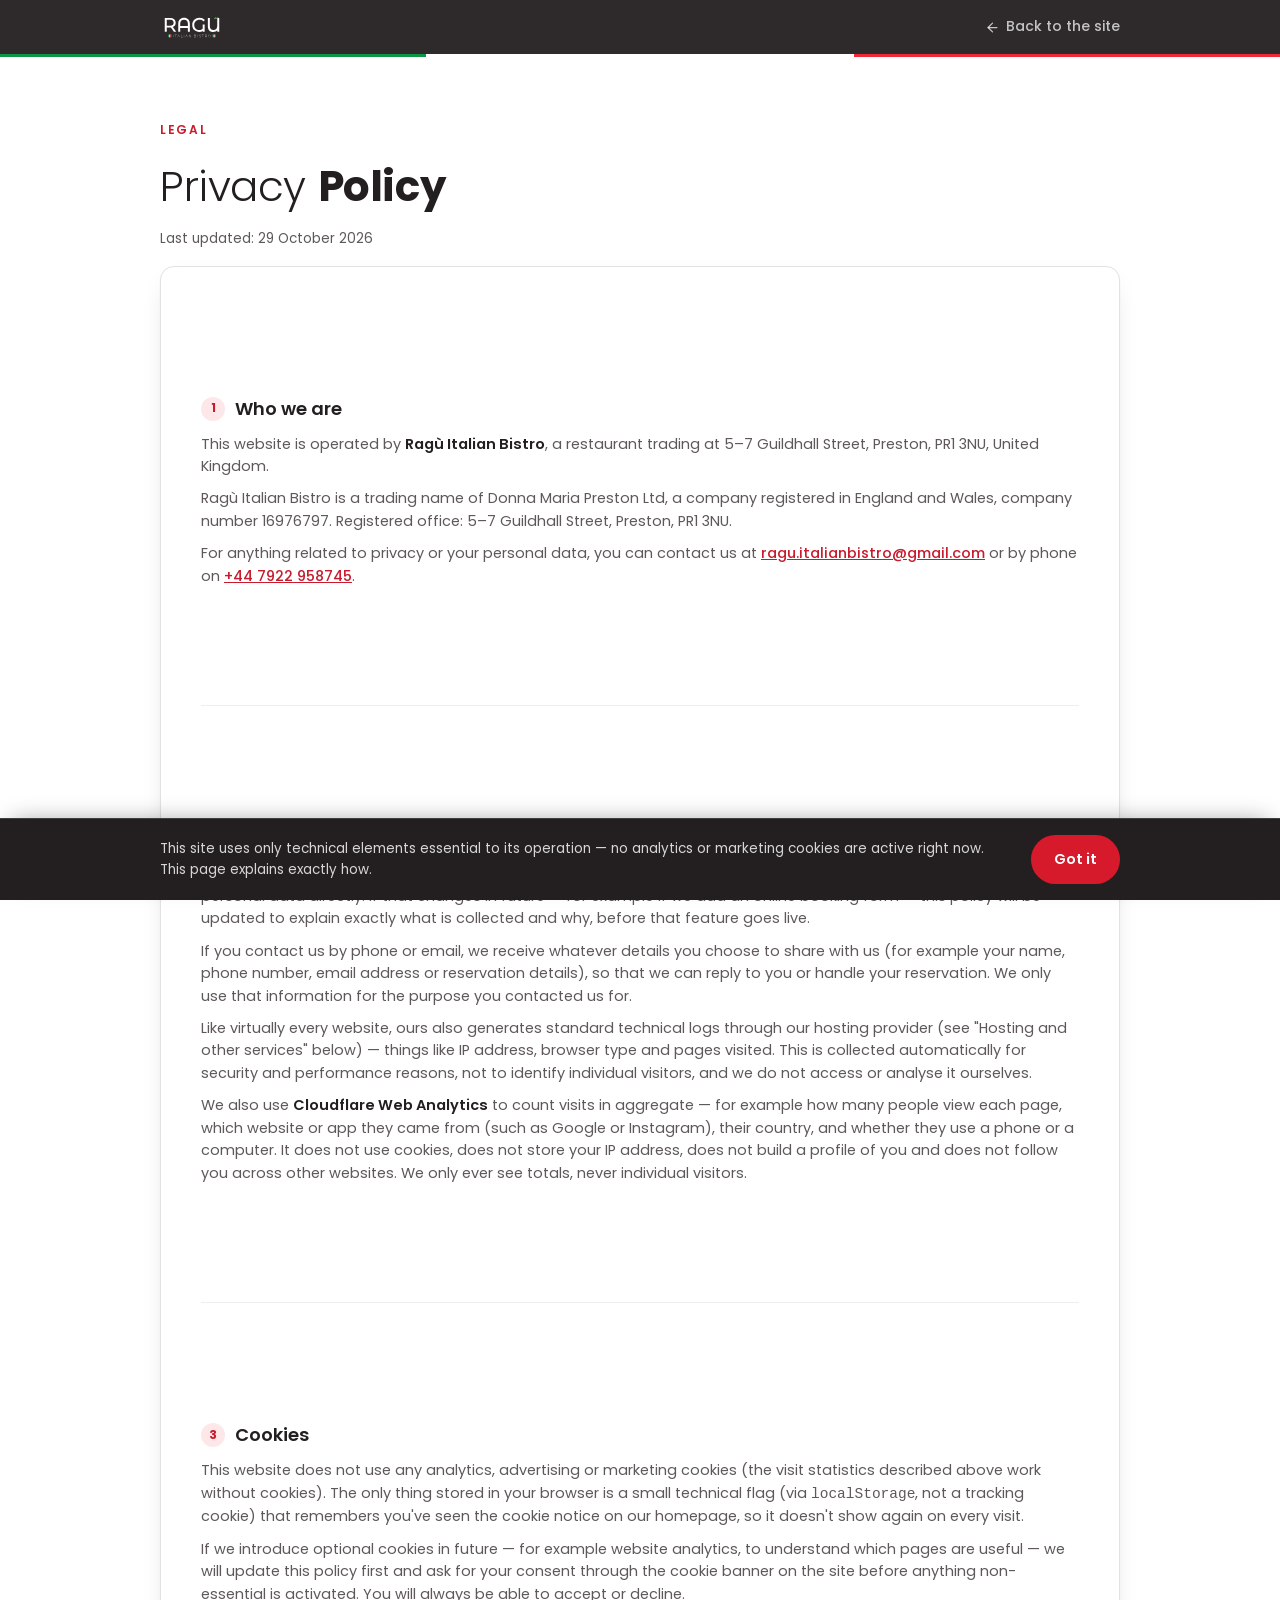
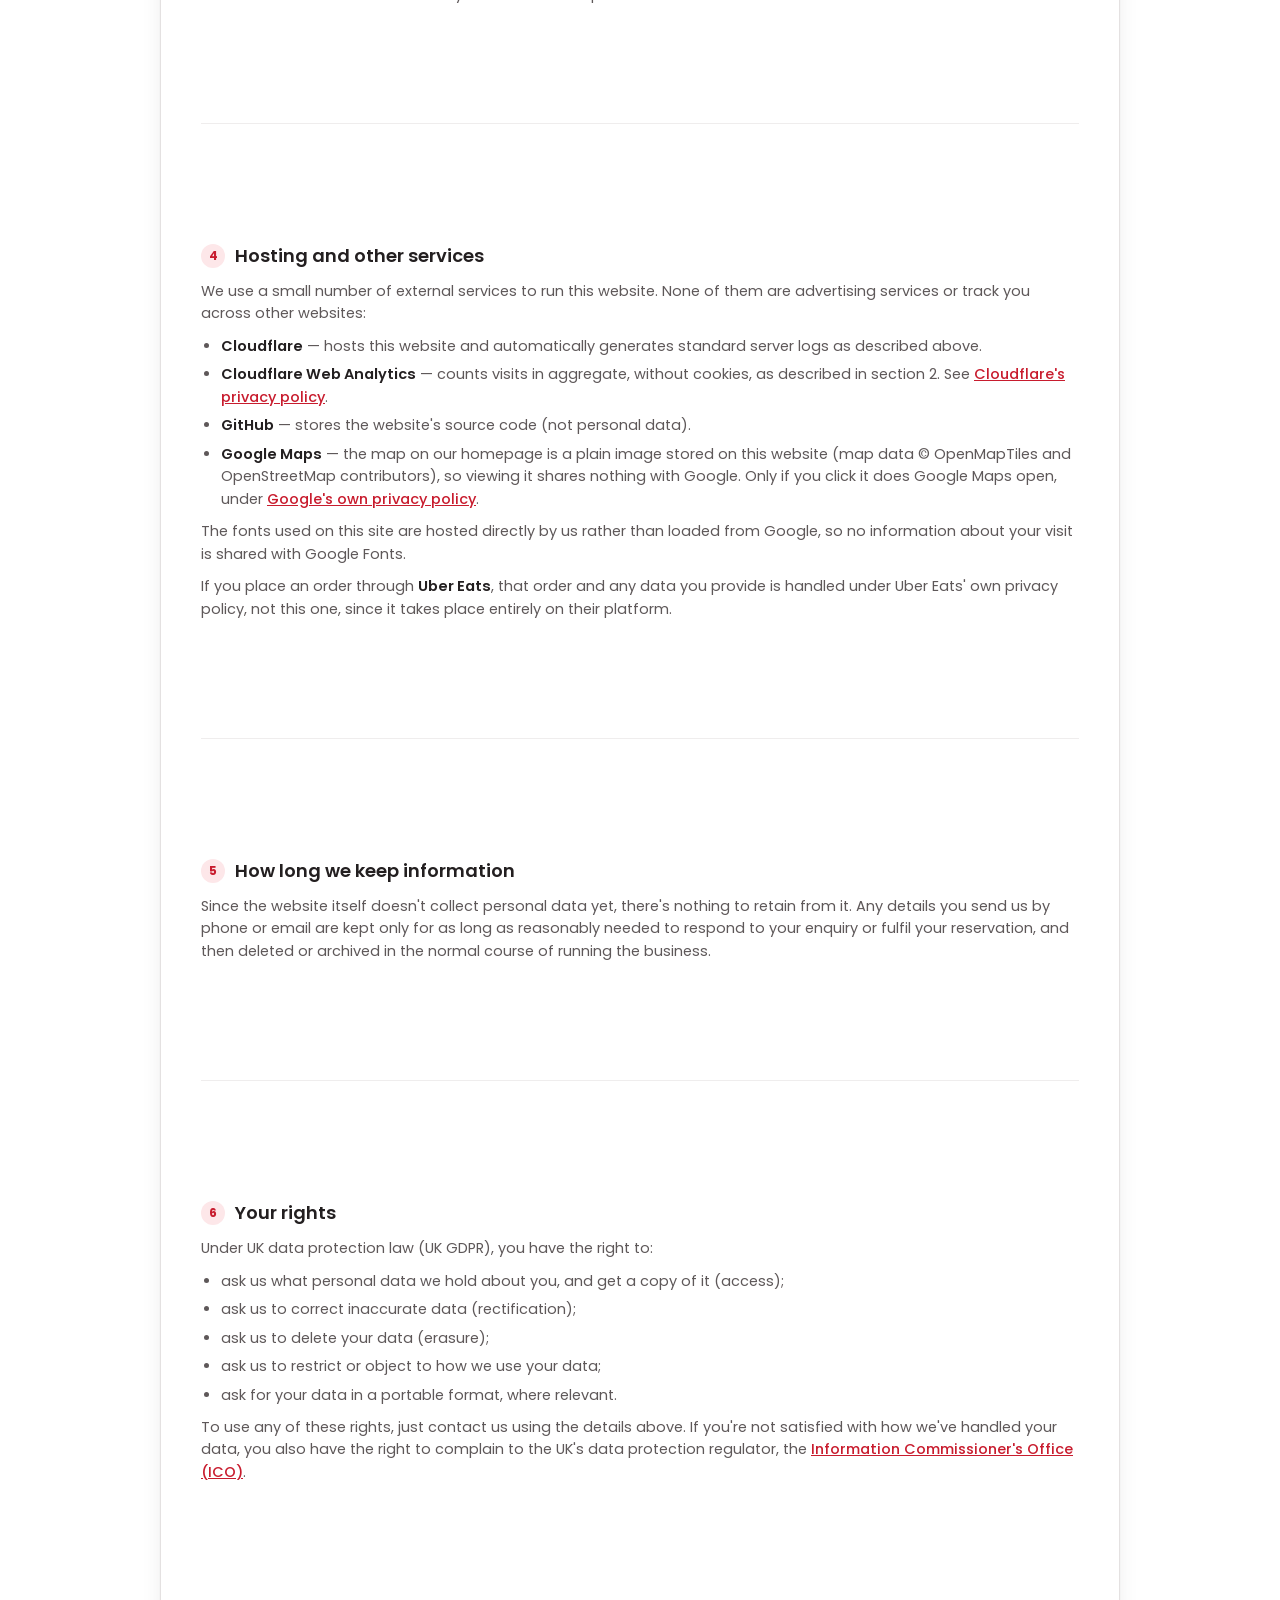
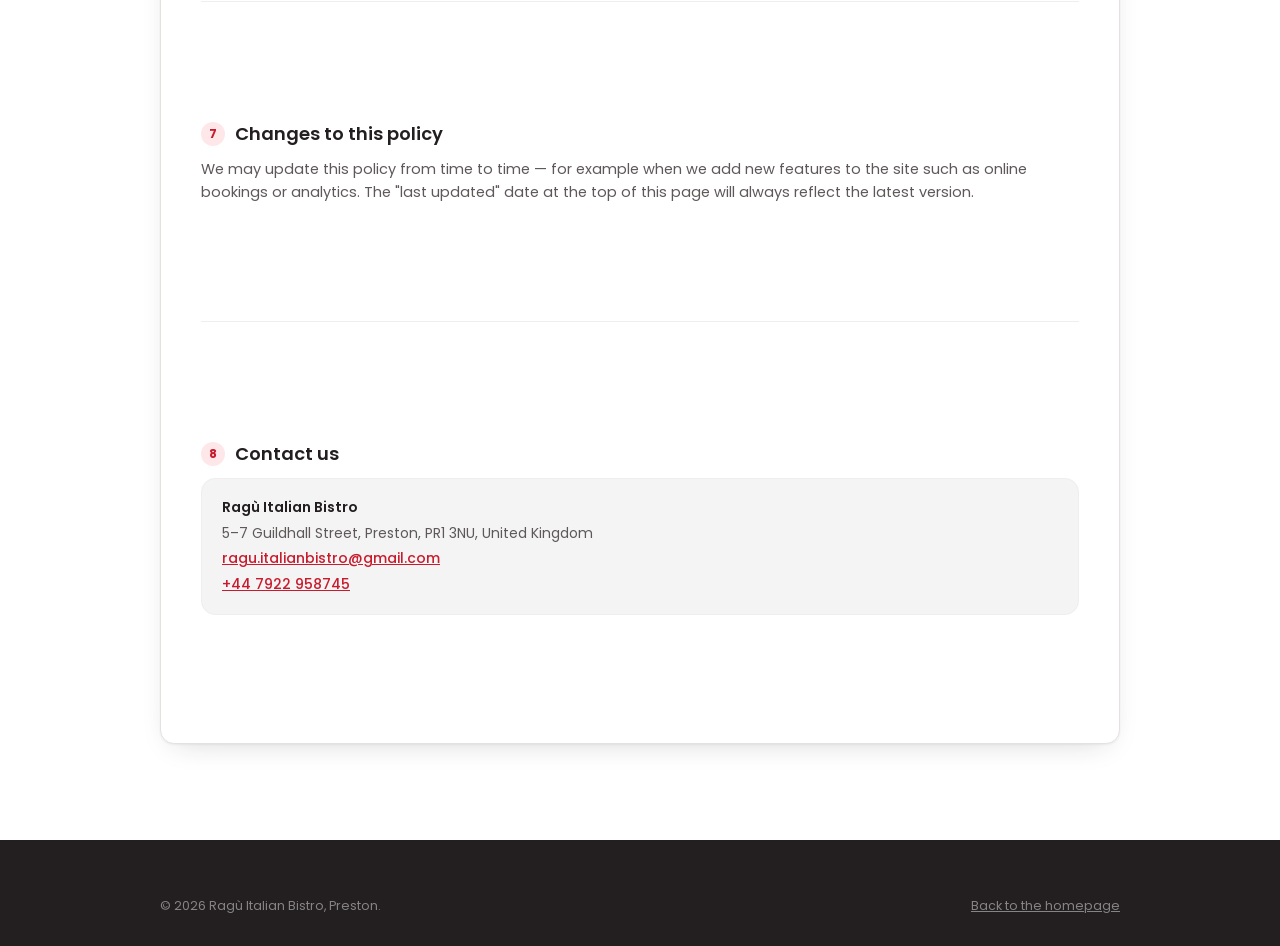
<file: privacy.html>
<!DOCTYPE html>
<html lang="en">
<head>
<meta charset="UTF-8">
<meta name="viewport" content="width=device-width, initial-scale=1.0">
<title>Privacy Policy — Ragù Italian Bistro</title>
<meta name="description" content="Privacy Policy for Ragù Italian Bistro, 5–7 Guildhall Street, Preston — how we handle information, and how this website uses cookies.">
<meta name="robots" content="noindex, follow">
<link rel="icon" type="image/svg+xml" href="assets/logo-compatto.svg">
<link rel="canonical" href="https://raguitalianbistro.co.uk/privacy">
<meta name="theme-color" content="#231F20">
<link rel="apple-touch-icon" href="assets/apple-touch-icon.png">

<link rel="stylesheet" href="assets/css/styles.css?v=20261029b"></head>
<body>

<div class="topbar">
  <div class="topbar-inner">
    <img src="assets/logo-compatto-bianco.svg" alt="Ragù Italian Bistro">
    <a class="back" href="index.html">
      <svg viewBox="0 0 24 24" fill="none" stroke="currentColor" stroke-width="2" stroke-linecap="round" stroke-linejoin="round"><path d="M19 12H5"/><path d="M12 19l-7-7 7-7"/></svg>
      Back to the site
    </a>
  </div>
</div>

<header class="legal-hero wrap">
  <p class="eyebrow">Legal</p>
  <h1>Privacy <b>Policy</b></h1>
  <p class="updated">Last updated: 29 October 2026</p>
</header>

<main class="legal-body wrap">
  <div class="legal-card">

    <section>
      <h2><span class="num">1</span>Who we are</h2>
      <p>This website is operated by <strong>Ragù Italian Bistro</strong>, a restaurant trading at 5–7 Guildhall Street, Preston, PR1 3NU, United Kingdom.</p>
      <p>Ragù Italian Bistro is a trading name of Donna Maria Preston Ltd, a company registered in England and Wales, company number 16976797. Registered office: 5–7 Guildhall Street, Preston, PR1 3NU.</p>
      <p>For anything related to privacy or your personal data, you can contact us at <a href="mailto:ragu.italianbistro@gmail.com">ragu.italianbistro@gmail.com</a> or by phone on <a href="tel:+447922958745">+44 7922 958745</a>.</p>
    </section>

    <hr>

    <section>
      <h2><span class="num">2</span>What information we collect</h2>
      <p>This website does not currently have any booking form, newsletter sign-up or other form that asks you to submit personal data directly. If that changes in future — for example if we add an online booking form — this policy will be updated to explain exactly what is collected and why, before that feature goes live.</p>
      <p>If you contact us by phone or email, we receive whatever details you choose to share with us (for example your name, phone number, email address or reservation details), so that we can reply to you or handle your reservation. We only use that information for the purpose you contacted us for.</p>
      <p>Like virtually every website, ours also generates standard technical logs through our hosting provider (see "Hosting and other services" below) — things like IP address, browser type and pages visited. This is collected automatically for security and performance reasons, not to identify individual visitors, and we do not access or analyse it ourselves.</p>
      <p>We also use <strong>Cloudflare Web Analytics</strong> to count visits in aggregate — for example how many people view each page, which website or app they came from (such as Google or Instagram), their country, and whether they use a phone or a computer. It does not use cookies, does not store your IP address, does not build a profile of you and does not follow you across other websites. We only ever see totals, never individual visitors.</p>
    </section>

    <hr>

    <section>
      <h2><span class="num">3</span>Cookies</h2>
      <p>This website does not use any analytics, advertising or marketing cookies (the visit statistics described above work without cookies). The only thing stored in your browser is a small technical flag (via <code>localStorage</code>, not a tracking cookie) that remembers you've seen the cookie notice on our homepage, so it doesn't show again on every visit.</p>
      <p>If we introduce optional cookies in future — for example website analytics, to understand which pages are useful — we will update this policy first and ask for your consent through the cookie banner on the site before anything non-essential is activated. You will always be able to accept or decline.</p>
    </section>

    <hr>

    <section>
      <h2><span class="num">4</span>Hosting and other services</h2>
      <p>We use a small number of external services to run this website. None of them are advertising services or track you across other websites:</p>
      <ul>
        <li><strong>Cloudflare</strong> — hosts this website and automatically generates standard server logs as described above.</li>
        <li><strong>Cloudflare Web Analytics</strong> — counts visits in aggregate, without cookies, as described in section 2. See <a href="https://www.cloudflare.com/privacypolicy/" target="_blank" rel="noopener">Cloudflare's privacy policy</a>.</li>
        <li><strong>GitHub</strong> — stores the website's source code (not personal data).</li>
        <li><strong>Google Maps</strong> — the map on our homepage is a plain image stored on this website (map data © OpenMapTiles and OpenStreetMap contributors), so viewing it shares nothing with Google. Only if you click it does Google Maps open, under <a href="https://policies.google.com/privacy" target="_blank" rel="noopener">Google's own privacy policy</a>.</li>
      </ul>
      <p>The fonts used on this site are hosted directly by us rather than loaded from Google, so no information about your visit is shared with Google Fonts.</p>
      <p>If you place an order through <strong>Uber Eats</strong>, that order and any data you provide is handled under Uber Eats' own privacy policy, not this one, since it takes place entirely on their platform.</p>
    </section>

    <hr>

    <section>
      <h2><span class="num">5</span>How long we keep information</h2>
      <p>Since the website itself doesn't collect personal data yet, there's nothing to retain from it. Any details you send us by phone or email are kept only for as long as reasonably needed to respond to your enquiry or fulfil your reservation, and then deleted or archived in the normal course of running the business.</p>
    </section>

    <hr>

    <section>
      <h2><span class="num">6</span>Your rights</h2>
      <p>Under UK data protection law (UK GDPR), you have the right to:</p>
      <ul>
        <li>ask us what personal data we hold about you, and get a copy of it (access);</li>
        <li>ask us to correct inaccurate data (rectification);</li>
        <li>ask us to delete your data (erasure);</li>
        <li>ask us to restrict or object to how we use your data;</li>
        <li>ask for your data in a portable format, where relevant.</li>
      </ul>
      <p>To use any of these rights, just contact us using the details above. If you're not satisfied with how we've handled your data, you also have the right to complain to the UK's data protection regulator, the <a href="https://ico.org.uk/make-a-complaint/" target="_blank" rel="noopener">Information Commissioner's Office (ICO)</a>.</p>
    </section>

    <hr>

    <section>
      <h2><span class="num">7</span>Changes to this policy</h2>
      <p>We may update this policy from time to time — for example when we add new features to the site such as online bookings or analytics. The "last updated" date at the top of this page will always reflect the latest version.</p>
    </section>

    <hr>

    <section>
      <h2><span class="num">8</span>Contact us</h2>
      <div class="contact-strip">
        <span><strong>Ragù Italian Bistro</strong></span>
        <span>5–7 Guildhall Street, Preston, PR1 3NU, United Kingdom</span>
        <span><a href="mailto:ragu.italianbistro@gmail.com">ragu.italianbistro@gmail.com</a></span>
        <span><a href="tel:+447922958745">+44 7922 958745</a></span>
      </div>
    </section>

  </div>
</main>

<footer>
  <div class="wrap">
    <div class="legal-footer-bottom">
      <span>© 2026 Ragù Italian Bistro, Preston.</span>
      <a href="index.html">Back to the homepage</a>
    </div>
  </div>
</footer>

<div id="cookieBar" class="cookie-bar" role="region" aria-label="Cookie notice" hidden>
  <div class="cookie-bar-inner wrap">
    <p>This site uses only technical elements essential to its operation — no analytics or marketing cookies are active right now. This page explains exactly how.</p>
    <button type="button" id="cookieOk" class="btn btn-primary cookie-ok">Got it</button>
  </div>
</div>

<script src="assets/js/cookie-consent.js"></script>

<!-- Cloudflare Web Analytics: cookieless visit counter (token in index/privacy/404, see CLAUDE.md §6) -->
<script type="module" src="https://static.cloudflareinsights.com/beacon.min.js" data-cf-beacon='{"token": "c8ea8a67d6944290bbb794f9f16e2b7d"}'></script>
</body>
</html>
</file>
<file: assets/css/styles.css>
/*
 * Ragù Italian Bistro — stylesheet
 * ---------------------------------------------------------------------
 * Table of contents (search for the heading to jump to a section):
 *   1. Fonts (@font-face)
 *   2. Design tokens (:root custom properties, light + dark)
 *   3. Skip-to-content link
 *   4. Base / reset
 *   5. Tricolore divider
 *   6. Theme-swapped assets (light/dark logo)
 *   7. Top bar + mobile nav
 *   8. Hero
 *   9. Section heads
 *  10. Our story (+ rating card, photo gallery)
 *  11. Dining room (zig-zag) + Preston narrative panel
 *  11b. Christmas (seasonal — remove after the holidays)
 *  11c. Gift cards
 *  11d. Events & catering
 *  12. Menu
 *  13. Find us (contact block, hours table, map card)
 *  14. Press
 *  15. Footer
 *  16. Cookie notice bar
 *  17. Reveal-on-scroll animation
 *  18. Privacy policy page
 * ---------------------------------------------------------------------
 */

  @font-face{
    font-family:'Poppins'; font-style:normal; font-weight:300; font-display:swap;
    src: url('../fonts/poppins-300.woff2') format('woff2');
  }
  @font-face{
    font-family:'Poppins'; font-style:normal; font-weight:400; font-display:swap;
    src: url('../fonts/poppins-400.woff2') format('woff2');
  }
  @font-face{
    font-family:'Poppins'; font-style:italic; font-weight:400; font-display:swap;
    src: url('../fonts/poppins-400italic.woff2') format('woff2');
  }
  @font-face{
    font-family:'Poppins'; font-style:normal; font-weight:500; font-display:swap;
    src: url('../fonts/poppins-500.woff2') format('woff2');
  }
  @font-face{
    font-family:'Poppins'; font-style:italic; font-weight:500; font-display:swap;
    src: url('../fonts/poppins-500italic.woff2') format('woff2');
  }
  @font-face{
    font-family:'Poppins'; font-style:normal; font-weight:600; font-display:swap;
    src: url('../fonts/poppins-600.woff2') format('woff2');
  }
  @font-face{
    font-family:'Poppins'; font-style:normal; font-weight:700; font-display:swap;
    src: url('../fonts/poppins-700.woff2') format('woff2');
  }
  @font-face{
    font-family:'Poppins'; font-style:normal; font-weight:800; font-display:swap;
    src: url('../fonts/poppins-800.woff2') format('woff2');
  }
  @font-face{
    font-family:'Baloo 2'; font-style:normal; font-weight:600; font-display:swap;
    src: url('../fonts/baloo2-600-700.woff2') format('woff2');
  }
  @font-face{
    font-family:'Baloo 2'; font-style:normal; font-weight:700; font-display:swap;
    src: url('../fonts/baloo2-600-700.woff2') format('woff2');
  }

  /* Brand palette only (docs/identita-visiva.md); "-brand" hues never change, variants exist for text contrast */
  :root{
    --paper:#FFFFFF;
    --surface:#FFFFFF;
    --surface-2:#F5F4F4;
    --ink:#231F20;
    --ink-soft:#5E5859;
    --line:#E4E1E1;
    --line-soft:#EFEDED;
    --chrome:#231F20;

    --rosso-brand:#EE2739;
    --rosso:#C81C2E;
    --rosso-fill:#D7192C;
    --rosso-tint:#FDE7E9;
    --on-rosso:#FFFFFF;

    --verde-brand:#0C9547;
    --verde:#0B7A3B;
    --verde-tint:#E4F4EA;

    --menta-brand:#7FCFC4;
    --menta:#2F7F74;
    --menta-tint:#E5F6F3;

    --shadow: 0 1px 2px rgba(35,31,32,0.05), 0 10px 28px -14px rgba(35,31,32,0.22);
    --radius: 14px;
  }
  @media (prefers-color-scheme: dark){
    :root:not([data-theme="light"]){
      --paper:#231F20;
      --surface:#2D2829;
      --surface-2:#292425;
      --ink:#F7F5F5;
      --ink-soft:#BAB4B5;
      --line:#433D3E;
      --line-soft:#352F30;
      --chrome:#1A1718;

      --rosso:#FF5463;
      --rosso-tint:#3B1F23;

      --verde:#5FD08A;
      --verde-tint:#1B3325;

      --menta:#8FDCD1;
      --menta-tint:#1C3533;

      --shadow: 0 1px 2px rgba(0,0,0,0.35), 0 10px 28px -14px rgba(0,0,0,0.55);
    }
  }
  /* Full-bleed antracite section: re-scopes the neutral tokens to dark values in both modes */
  .band{
    --paper:var(--chrome);
    --surface:#2D2829;
    --surface-2:#292425;
    --ink:#F7F5F5;
    --ink-soft:#BAB4B5;
    --line:#433D3E;
    --line-soft:#352F30;
    --rosso:#FF5463;
    --verde:#5FD08A;
    --menta:#8FDCD1;
    background:var(--paper); color:var(--ink);
  }

  /* ---------- skip-to-content link (hidden until keyboard focus) ---------- */
  .skip-link{
    position:absolute; top:-100px; left:12px; z-index:100;
    background:var(--rosso-fill); color:var(--on-rosso); text-decoration:none;
    font-family:'Poppins',sans-serif; font-size:14px; font-weight:600;
    padding:10px 18px; border-radius:8px; transition:top .15s ease;
  }
  .skip-link:focus{top:12px;}

  *{box-sizing:border-box;}
  html{color-scheme:light dark;}
  body{
    margin:0;
    background:var(--paper);
    color:var(--ink);
    font-family:'Poppins', -apple-system, BlinkMacSystemFont, sans-serif;
    font-weight:400;
    line-height:1.55;
    -webkit-font-smoothing:antialiased;
  }
  img{max-width:100%; display:block;}
  a{color:inherit;}
  .wrap{max-width:1000px; margin:0 auto; padding-inline:20px;}
  section{padding-block:clamp(48px,7vw,88px);}
  h1,h2,h3{font-family:'Poppins',sans-serif; margin:0; text-wrap:balance;}
  .eyebrow{
    font-size:12px; letter-spacing:.14em; text-transform:uppercase; font-weight:600;
    color:var(--rosso); margin:0 0 14px; display:flex; align-items:center; gap:8px;
  }
  .eyebrow .dot{width:6px; height:6px; border-radius:50%; background:var(--verde-brand); flex:none;}

  /* ---------- tricolore divider ---------- */
  .tricolore{
    width:64px; height:4px; border-radius:2px; overflow:hidden; display:flex; margin:0 auto;
    border:1px solid rgba(35,31,32,0.12);
  }
  .tricolore span{flex:1;}
  .tricolore span:nth-child(1){background:var(--verde-brand);}
  .tricolore span:nth-child(2){background:#FFFFFF;}
  .tricolore span:nth-child(3){background:var(--rosso-brand);}
  .tricolore.center{margin:0;}

  /* ---------- theme-swapped assets (dark-ink logo vs white logo) ---------- */
  .if-dark{display:none;}
  @media (prefers-color-scheme: dark){
    :root:not([data-theme="light"]) .if-light{display:none;}
    :root:not([data-theme="light"]) .if-dark{display:block;}
  }

  /* ---------- top bar (antracite chrome in both modes, tricolore underline) ---------- */
  .topbar{
    position:sticky; top:0; z-index:20;
    background:color-mix(in srgb, var(--chrome) 95%, transparent);
    backdrop-filter:blur(8px); -webkit-backdrop-filter:blur(8px);
    border-bottom:3px solid;
    border-image:linear-gradient(90deg, var(--verde-brand) 0 33.33%, #FFFFFF 0 66.66%, var(--rosso-brand) 0) 1;
  }
  .topbar-inner{
    max-width:1000px; margin:0 auto; padding:12px 20px;
    display:flex; align-items:center; gap:20px;
  }
  .topbar img{height:30px; width:auto; flex:none;}
  .topbar nav{display:flex; gap:22px; margin-left:6px; flex:1; min-width:0;}
  .topbar nav a{
    font-size:14px; font-weight:500; color:rgba(255,255,255,0.72); text-decoration:none;
    white-space:nowrap;
  }
  .topbar nav a:hover{color:#FFFFFF;}
  .topbar nav a.nav-order{color:#FFFFFF; font-weight:600;}
  .topbar .call{
    flex:none; display:flex; align-items:center; gap:7px;
    background:var(--rosso-fill); color:var(--on-rosso); text-decoration:none;
    font-size:13.5px; font-weight:600; padding:9px 15px; border-radius:99px;
  }
  .topbar .call svg{width:14px; height:14px; flex:none;}
  .nav-toggle{
    display:none; flex:none; background:none; border:none; padding:6px; margin:0 auto 0 0;
    color:#FFFFFF; cursor:pointer;
  }
  .nav-toggle svg{width:22px; height:22px;}
  /* 960px: below this the 7 links + "Order delivery" no longer fit beside the Call button */
  @media (max-width:960px){
    .topbar nav{display:none;}
    .nav-toggle{display:flex;}
  }

  /* ---------- fixed mobile action bar (call + order + directions) ---------- */
  .mobile-actionbar{display:none;}
  @media (max-width:720px){
    body{padding-bottom:86px;}
    .mobile-actionbar{
      display:flex; gap:10px; position:fixed; left:0; right:0; bottom:0; z-index:30;
      background:var(--surface); border-top:1px solid var(--line);
      box-shadow:0 -6px 20px -10px rgba(35,31,32,0.28);
      padding:10px 14px calc(10px + env(safe-area-inset-bottom));
    }
    /* three actions (Call · Order · Directions): icon above the label so they fit a 360px screen */
    .mobile-actionbar{gap:8px;}
    .mobile-actionbar .btn{flex:1; justify-content:center; flex-direction:column; gap:3px; padding:8px 4px; font-size:13px; border-radius:14px;}
    .mobile-actionbar .btn svg{width:18px; height:18px;}
    body:has(#cookieBar:not([hidden])) .mobile-actionbar{display:none;}
  }

  /* ---------- mobile full-screen nav ---------- */
  .mobile-nav{
    position:fixed; inset:0; z-index:40; background:var(--chrome); color:#FFFFFF;
    padding:20px; display:flex; flex-direction:column; overflow-y:auto;
  }
  .mobile-nav[hidden]{display:none;}
  .mobile-nav-close{
    align-self:flex-end; background:none; border:none; color:#FFFFFF; cursor:pointer; padding:8px;
  }
  .mobile-nav-close svg{width:22px; height:22px;}
  .mobile-nav nav{display:flex; flex-direction:column; gap:4px; margin-top:12px;}
  .mobile-nav nav a{
    font-family:'Poppins',sans-serif; font-size:26px; font-weight:300; color:#FFFFFF;
    text-decoration:none; padding:12px 4px; border-bottom:1px solid rgba(255,255,255,0.12);
  }
  .mobile-nav-info{margin-top:28px; display:flex; flex-direction:column; gap:16px;}
  .mobile-nav-info .mn-label{
    font-size:11px; letter-spacing:.1em; text-transform:uppercase; font-weight:600;
    color:rgba(255,255,255,0.5); margin:0 0 4px;
  }
  .mobile-nav-info p{margin:0; font-size:14.5px; color:rgba(255,255,255,0.85);}
  .mobile-nav-info a{color:#FFFFFF; text-decoration:none; font-size:15.5px; font-weight:600;}
  .mn-social{display:flex; gap:18px;}

  /* ---------- full-bleed hero ---------- */
  .hero-full{position:relative;}
  .hero-media{height:min(70vh,600px); overflow:hidden; background:var(--surface-2);}
  .hero-media img{width:100%; height:100%; object-fit:cover; object-position:center 15%; display:block;}
  .hero-card-wrap{position:relative; z-index:2; margin-top:-130px;}
  .hero-card{
    background:var(--surface); border:1px solid var(--line); border-radius:var(--radius);
    box-shadow:var(--shadow); padding:clamp(26px,4vw,44px); max-width:600px;
  }
  .hero-card .hero-logo{width:min(150px,38vw); height:auto; margin:0 0 20px;}
  .hero-card h1{
    font-weight:300; font-size:clamp(28px,4.2vw,42px); line-height:1.1; letter-spacing:-.01em;
    max-width:18ch; margin-bottom:16px;
  }
  .hero-card h1 b{font-weight:700; font-style:normal;}
  .tagline-pill{
    display:inline-flex; align-items:center; gap:8px;
    font-size:13.5px; font-weight:600; letter-spacing:.03em;
    background:var(--surface-2); border:1px solid var(--line); border-radius:99px;
    padding:7px 16px; margin-bottom:20px;
  }
  .hero-card p.lede{font-size:15.5px; color:var(--ink-soft); max-width:52ch; margin-bottom:26px;}

  .cta-row{display:flex; flex-wrap:wrap; gap:12px; margin-bottom:30px;}
  .btn{
    display:inline-flex; align-items:center; gap:9px;
    font-family:'Poppins',sans-serif; font-size:14.5px; font-weight:600;
    padding:13px 22px; border-radius:99px; text-decoration:none; border:1.5px solid transparent;
    cursor:pointer;
  }
  .btn svg{width:16px; height:16px; flex:none;}
  .btn-primary{background:var(--rosso-fill); color:var(--on-rosso);}
  .btn-outline{border-color:var(--line); color:var(--ink); background:var(--surface);}
  .btn-outline:hover{border-color:var(--ink-soft);}
  .btn-text{color:var(--rosso); padding:13px 6px;}

  .quickfacts{
    display:flex; flex-wrap:wrap; gap:10px 24px; align-items:center;
    padding-top:22px; border-top:1px solid var(--line);
  }
  .qf{display:flex; align-items:center; gap:8px; font-size:13px; color:var(--ink-soft);}
  .qf svg{width:15px; height:15px; flex:none; color:var(--ink-soft);}
  .qf b{color:var(--ink); font-weight:600;}
  .status-pill{
    display:inline-flex; align-items:center; gap:7px;
    font-size:12.5px; font-weight:600; padding:5px 12px; border-radius:99px;
  }
  .status-pill .led{width:7px; height:7px; border-radius:50%;}
  .status-pill.open{background:var(--verde-tint); color:var(--verde);}
  .status-pill.open .led{background:var(--verde-brand);}
  .status-pill.closed{background:var(--rosso-tint); color:var(--rosso);}
  .status-pill.closed .led{background:var(--rosso-brand);}

  @media (max-width:760px){
    .hero-media{height:44vh; min-height:230px;}
    .hero-card-wrap{margin-top:-64px;}
    .hero-card{max-width:none; padding:24px 20px;}
  }

  @media (min-width:1400px){
    .hero-media{height:min(70vh,720px);}
    .hero-card{max-width:700px;}
    .hero-card h1{font-size:clamp(28px,3.2vw,46px);}
  }

  /* ---------- section heads ---------- */
  .section-head{margin-bottom:34px;}
  .section-head h2{font-size:clamp(24px,3.4vw,32px); font-weight:600; margin-bottom:10px;}
  .section-head p{color:var(--ink-soft); font-size:15px; max-width:58ch; margin:0;}

  /* ---------- story ---------- */
  .story{display:grid; grid-template-columns:1.2fr 1fr; gap:44px; align-items:start;}
  @media (max-width:760px){ .story{grid-template-columns:1fr;} }
  .story p{font-size:15.5px; color:var(--ink-soft); margin:0 0 16px;}
  .story p:last-child{margin-bottom:0;}
  .story em{font-style:italic; color:var(--ink);}

  .rating-card{
    background:var(--surface); border:1px solid var(--line); border-radius:var(--radius);
    box-shadow:var(--shadow); padding:22px;
  }
  .rating-card .rc-top{display:flex; align-items:center; gap:12px; margin-bottom:14px;}
  .rating-card .rc-badge{
    font-size:20px; font-weight:700; color:var(--verde); background:var(--verde-tint);
    border-radius:10px; padding:8px 12px; line-height:1;
  }
  .rating-card h3{font-size:16px; font-weight:600; margin:0;}
  .rating-card .rc-sub{font-size:13px; color:var(--ink-soft); margin:2px 0 0;}
  .rating-rows{display:flex; flex-direction:column; gap:8px; margin:14px 0; font-size:13.5px;}
  .rating-rows div{display:flex; justify-content:space-between; gap:12px; padding-top:8px; border-top:1px solid var(--line-soft);}
  .rating-rows div:first-child{border-top:none; padding-top:0;}
  .rating-rows span:last-child{font-weight:600;}
  .rating-card a{font-size:13px; font-weight:600; color:var(--rosso); text-decoration:none;}

  /* ---------- story photo grid (doubles as "gallery") ---------- */
  .story-gallery{margin-top:48px;}
  /* A swipeable row; gallery.js makes it loop, scroll on its own and
     shows the ‹ › buttons. Without JS it's still a row you swipe by hand. */
  .story-gallery{position:relative;}
  .gallery-strip{overflow-x:auto; padding:4px 0 10px;}
  .gallery-strip.is-moving{
    scrollbar-width:none;
    -webkit-mask-image:linear-gradient(90deg, transparent, #000 5%, #000 95%, transparent);
            mask-image:linear-gradient(90deg, transparent, #000 5%, #000 95%, transparent);
  }
  .gallery-strip.is-moving::-webkit-scrollbar{display:none;}
  .gallery-track{display:flex; gap:12px; width:max-content;}
  .gallery-btn{
    position:absolute; top:144px; transform:translateY(-50%); z-index:1;
    width:44px; height:44px; border-radius:50%; border:none; cursor:pointer;
    background:rgba(35,31,32,0.72); color:#FFFFFF; font-size:26px; line-height:1;
    display:grid; place-items:center; box-shadow:var(--shadow);
  }
  .gallery-btn[hidden]{display:none;}
  .gallery-btn:hover{background:rgba(35,31,32,0.9);}
  .gallery-btn:focus-visible{outline:2px solid var(--rosso); outline-offset:2px;}
  .gallery-btn[data-dir="prev"]{left:8px;}
  .gallery-btn[data-dir="next"]{right:8px;}
  .gallery-track a{
    flex:none; height:280px; border-radius:var(--radius); overflow:hidden;
    box-shadow:var(--shadow); border:1px solid var(--line); display:block;
  }
  .gallery-track picture, .gallery-track img{display:block; height:100%;}
  .gallery-track img{width:auto; transition:transform .35s ease;}
  .gallery-track a:hover img{transform:scale(1.05);}
  @media (max-width:640px){
    .gallery-track a{height:200px;}
    .gallery-btn{top:104px; width:38px; height:38px; font-size:22px;}
  }
  .gallery-note{margin-top:16px; font-size:12.5px; color:var(--ink-soft);}
  .gallery-note a{color:var(--rosso); font-weight:600; text-decoration:none;}

  /* ---------- zig-zag narrative section (text + photo) ---------- */
  .zigzag{display:grid; grid-template-columns:1fr 1fr; gap:48px; align-items:center;}
  @media (max-width:760px){ .zigzag{grid-template-columns:1fr; gap:28px;} }
  .zz-text p{font-size:15.5px; color:var(--ink-soft); margin:0 0 14px;}
  .zz-text p:last-child{margin-bottom:0;}

  .zz-media img{
    width:100%; height:auto; aspect-ratio:3/4; object-fit:cover; display:block;
    border-radius:var(--radius); border:1px solid var(--line); box-shadow:var(--shadow);
  }
  @media (max-width:760px){
    .zz-media img{aspect-ratio:4/3;}
  }

  .photo-placeholder{
    aspect-ratio:4/3; border-radius:var(--radius); border:1.5px dashed var(--line);
    background:repeating-linear-gradient(135deg, var(--surface-2), var(--surface-2) 10px, var(--surface) 10px, var(--surface) 20px);
    display:flex; flex-direction:column; align-items:center; justify-content:center; gap:10px;
    color:var(--ink-soft); text-align:center; padding:20px;
  }
  .photo-placeholder svg{width:32px; height:32px; opacity:.55;}
  .photo-placeholder span{font-size:12px; font-weight:600; letter-spacing:.05em; text-transform:uppercase;}

  /* ---------- centered narrative card over a full-bleed panel ---------- */
  .narrative-bg{
    padding-block:clamp(56px,9vw,100px);
    background:var(--surface-2);
    display:flex; justify-content:center;
  }
  .narrative-card{
    background:var(--surface); border:1px solid var(--line); border-radius:var(--radius);
    box-shadow:var(--shadow); padding:clamp(28px,5vw,48px); max-width:620px; text-align:center;
  }
  .band .narrative-card{background:none; border:none; box-shadow:none;}
  .narrative-card .eyebrow{justify-content:center;}
  .narrative-card h1, .narrative-card h2{font-size:clamp(22px,3vw,29px); margin-bottom:14px;}
  .narrative-card p{color:var(--ink-soft); font-size:15px; margin:0 auto; max-width:52ch;}

  /* ---------- 11b. Christmas (seasonal — remove after the holidays) ----------
     Burgundy + gold from the printed Christmas menus. Same colours in light
     and dark mode, so it reads as a "special" band either way. */
  .xmas{
    --xmas-bg:#6F1129; --xmas-gold:#E2C27A; --xmas-ink:#3B0A16; --xmas-green:#1F5A35;
    background:var(--xmas-bg); color:#FFFFFF;
    background-image:radial-gradient(circle at 12% 0%, rgba(226,194,122,0.16), transparent 42%),
                     radial-gradient(circle at 92% 100%, rgba(226,194,122,0.12), transparent 40%);
  }
  .xmas .section-head{text-align:center;}
  .xmas .section-head h2{color:#FFFFFF;}
  .xmas .section-head p{color:rgba(255,255,255,0.84); margin-inline:auto;}
  .xmas .eyebrow{color:var(--xmas-gold); justify-content:center;}
  .xmas .eyebrow .dot{background:var(--xmas-gold);}
  .xmas-grid{display:grid; grid-template-columns:repeat(2,1fr); gap:20px; align-items:stretch;}
  @media (max-width:760px){ .xmas-grid{grid-template-columns:1fr;} }
  .xmas-card{
    border:1px solid rgba(226,194,122,0.55); border-radius:var(--radius); padding:26px 24px;
    background:rgba(255,255,255,0.06); display:flex; flex-direction:column; gap:14px;
  }
  .xmas-card--day{background:#FFFFFF; color:#231F20; border-color:var(--xmas-gold); box-shadow:0 14px 34px -18px rgba(0,0,0,0.55);}
  .xmas-kicker{margin:0; font-size:12px; letter-spacing:.14em; text-transform:uppercase; font-weight:600; color:var(--xmas-gold);}
  .xmas-card--day .xmas-kicker{color:#8A6A1F;}
  .xmas-card h3{font-size:24px; font-weight:600;}
  .xmas-card--day h3{color:var(--xmas-green);}
  .xmas-prices{display:flex; flex-wrap:wrap; gap:10px 28px; padding:12px 0; border-block:1px solid rgba(226,194,122,0.35);}
  .xmas-prices > div{display:flex; flex-direction:column;}
  .xp-label{font-size:12.5px; opacity:.8;}
  .xp-amount{font-size:26px; font-weight:700; line-height:1.15;}
  .xp-per{font-size:12px; opacity:.75;}
  .xmas-desc{margin:0; font-size:14.5px; line-height:1.6;}
  .xmas-facts{margin:0; padding:0; list-style:none; display:flex; flex-direction:column; gap:6px; font-size:13.5px; line-height:1.45;}
  .xmas-facts li{padding-left:22px; position:relative;}
  .xmas-facts li::before{content:"✦"; position:absolute; left:2px; top:0; color:#B8913A;}
  .xmas-card:not(.xmas-card--day) .xmas-desc{color:rgba(255,255,255,0.88);}
  .xmas-dishes summary{cursor:pointer; font-weight:600; font-size:14px; color:var(--xmas-gold); list-style:none;}
  .xmas-dishes summary::-webkit-details-marker{display:none;}
  .xmas-dishes summary::before{content:"+ ";}
  .xmas-dishes[open] summary::before{content:"− ";}
  .xmas-card--day .xmas-dishes summary{color:#8A6A1F;}
  .xmas-dishes h4{margin:16px 0 6px; font-size:11.5px; letter-spacing:.14em; text-transform:uppercase; color:var(--xmas-gold);}
  .xmas-card--day .xmas-dishes h4{color:#8A6A1F;}
  .xmas-dishes ul{margin:0; padding-left:18px; font-size:13.5px; line-height:1.55;}
  .xmas-dishes li{margin-bottom:4px;}
  .xmas-small{font-size:12.5px; font-style:italic; margin:6px 0 0; opacity:.85;}
  /* margin-top:auto pins the buttons to the bottom, so both cards line up */
  .xmas-actions{display:flex; flex-wrap:wrap; align-items:center; gap:10px 18px; margin-top:auto; padding-top:4px;}
  /* concept 1 "Bordeaux & Oro": same green buttons on both cards, like the Christmas Day menu on Instagram */
  .xmas .btn-primary{background:var(--xmas-green); color:#FFFFFF;}
  .xmas-pdf{font-size:14px; font-weight:600; color:var(--xmas-gold); text-decoration:none;}
  .xmas-card--day .xmas-pdf{color:#8A6A1F;}
  .xmas-pdf:hover, .xmas-dishes summary:hover{text-decoration:underline;}
  .xmas-footnote{text-align:center; margin:22px auto 0; font-size:12.5px; color:rgba(255,255,255,0.75); max-width:60ch;}
  /* entry points elsewhere on the page */
  .xmas-flag{
    display:inline-block; margin-bottom:14px; padding:6px 14px; border-radius:99px;
    background:#6F1129; color:#FFFFFF; font-size:13px; font-weight:600; text-decoration:none;
    border:1px solid #E2C27A;
  }
  .xmas-flag:hover{background:#861633;}
  .topbar nav a.nav-xmas, .mobile-nav nav a.nav-xmas{color:#E2C27A;}


  /* ---------- 11c. Gift cards (bought by phone, no online payment) ---------- */
  .gift{display:grid; grid-template-columns:1.2fr 1fr; gap:40px; align-items:center;}
  @media (max-width:760px){ .gift{grid-template-columns:1fr; gap:28px;} .gift-visual{order:-1;} }
  .gift-text h2{font-size:clamp(24px,3.4vw,32px); font-weight:600; margin-bottom:14px;}
  .gift-text p:not(.eyebrow){color:var(--ink-soft); font-size:15px; line-height:1.65; margin:0 0 12px; max-width:52ch;}
  .gift-actions{display:flex; flex-wrap:wrap; gap:10px; margin-top:20px;}
  .gift-visual{display:flex; justify-content:center;}
  /* Concept "Oro napoletano": antracite card, double gold frame, tricolore along the bottom edge */
  .giftcard{
    position:relative; width:min(340px,100%); aspect-ratio:1.586; border-radius:18px; overflow:hidden;
    background:#231F20; color:#FFFFFF; padding:26px 24px 30px;
    display:flex; flex-direction:column; align-items:center; justify-content:center; gap:12px; text-align:center;
    box-shadow:0 22px 44px -22px rgba(0,0,0,0.6); transform:rotate(-3deg);
    background-image:radial-gradient(circle at 50% 0%, rgba(226,194,122,0.16), transparent 60%);
  }
  .giftcard::before, .giftcard::after{content:""; position:absolute; pointer-events:none;}
  .giftcard::before{inset:10px; border:1px solid #E2C27A; border-radius:12px;}
  .giftcard::after{inset:15px; border:1px solid rgba(226,194,122,0.4); border-radius:8px;}
  .giftcard img{width:150px; height:auto;}
  .gc-tricolore{position:absolute; left:0; right:0; bottom:0; height:5px; display:flex;}
  .gc-tricolore span{flex:1;}
  .gc-tricolore span:nth-child(1){background:var(--verde-brand);}
  .gc-tricolore span:nth-child(2){background:#FFFFFF;}
  .gc-tricolore span:nth-child(3){background:var(--rosso-brand);}
  .gc-label{font-size:12px; letter-spacing:.32em; text-transform:uppercase; font-weight:600; color:#E2C27A;}
  .gc-foot{font-size:11px; letter-spacing:.08em; color:rgba(255,255,255,0.75); padding-top:8px; border-top:1px solid rgba(226,194,122,0.5);}
  .xmas-footnote a{color:#E2C27A;}

  /* ---------- 11d. Events & catering (arranged by phone, no prices yet) ---------- */
  .events{display:grid; grid-template-columns:1fr 1fr; gap:24px;}
  @media (max-width:760px){ .events{grid-template-columns:1fr;} }
  .event-card{
    background:var(--surface); border:1px solid var(--line); border-radius:var(--radius);
    box-shadow:var(--shadow); overflow:hidden; display:flex; flex-direction:column;
  }
  .event-card img{width:100%; height:auto; aspect-ratio:4/3; object-fit:cover; display:block;}
  .event-body{padding:20px 22px 24px;}
  .event-body h3{font-size:19px; font-weight:600; margin-bottom:8px;}
  .event-body p{font-size:15px; line-height:1.65; color:var(--ink-soft); margin:0;}
  /* Six photos: 3 per row on desktop, 2 on phones */
  .event-strip{display:grid; grid-template-columns:repeat(3,1fr); gap:12px; margin-top:24px;}
  @media (max-width:640px){ .event-strip{grid-template-columns:repeat(2,1fr); gap:10px;} }
  .event-strip img{
    width:100%; height:auto; aspect-ratio:1; object-fit:cover; display:block;
    border-radius:var(--radius); border:1px solid var(--line);
  }
  .events-cta{margin-top:28px;}
  .events-cta p{font-size:15px; color:var(--ink-soft); margin:0; max-width:58ch;}
  .zz-text a{color:var(--rosso); font-weight:600;}

  /* ---------- menu list ---------- */
  .menu-list{display:flex; flex-direction:column;}
  .menu-row{
    display:flex; align-items:baseline; gap:18px; flex-wrap:wrap;
    padding-block:20px; border-top:1px dashed var(--line);
  }
  .menu-row:first-child{border-top:none;}
  .mr-name{font-size:17px; font-weight:600; display:flex; align-items:center; gap:9px; flex:0 0 180px;}
  .mr-dot{width:9px; height:9px; border-radius:50%; flex:none; background:var(--rosso-brand);}
  .mr-dot.drink{background:var(--menta-brand);}
  .mr-dot.kids{background:var(--verde-brand);}
  .mr-desc{flex:1; min-width:220px; font-size:14px; color:var(--ink-soft); margin:0;}
  .mr-link{
    flex:none; font-size:13.5px; font-weight:600; color:var(--rosso); text-decoration:none; white-space:nowrap;
  }
  .mr-link:hover{text-decoration:underline;}
  @media (max-width:640px){
    .menu-row{flex-direction:column; gap:6px;}
    .mr-name{flex:none;}
  }

  .menu-highlights{margin-top:28px;}
  .mh-intro{font-size:13.5px; color:var(--ink-soft); margin:0 0 12px;}
  .dish-grid{display:grid; grid-template-columns:1fr 1fr; gap:0 32px;}
  .dish{
    display:flex; justify-content:space-between; align-items:baseline; gap:12px;
    padding-block:10px; border-top:1px dashed var(--line-soft); font-size:14px;
  }
  .dish:nth-child(-n+2){border-top:none;}
  .dish-name em{font-style:normal; color:var(--ink-soft); font-size:12px;}
  .dish-price{font-weight:600; white-space:nowrap; flex:none;}
  @media (max-width:640px){
    .dish-grid{grid-template-columns:1fr;}
    .dish{border-top:1px dashed var(--line-soft);}
    .dish:first-child{border-top:none;}
  }

  .highlight-strip{
    margin-top:22px; display:flex; align-items:center; gap:14px; flex-wrap:wrap;
    background:var(--surface-2); border:1px solid var(--line-soft); border-radius:var(--radius);
    padding:16px 20px; font-size:13.5px; color:var(--ink-soft);
  }
  .highlight-strip b{color:var(--ink); font-weight:600;}
  .order-links{display:flex; gap:10px; margin-top:22px; flex-wrap:wrap;}

  /* ---------- find us ---------- */
  .findus{display:grid; grid-template-columns:1fr 1.05fr; gap:44px;}
  @media (max-width:760px){ .findus{grid-template-columns:1fr;} }
  .contact-block{display:flex; flex-direction:column; gap:22px;}
  .contact-row{display:flex; gap:14px; align-items:flex-start;}
  .contact-row .ic{
    width:38px; height:38px; border-radius:10px; background:var(--surface-2); border:1px solid var(--line);
    display:flex; align-items:center; justify-content:center; flex:none; color:var(--rosso);
  }
  .contact-row .ic.ic-verde{color:var(--verde);}
  .contact-row .ic.ic-menta{color:var(--menta);}
  .contact-row .ic svg{width:17px; height:17px;}
  .contact-row .ct-label{font-size:11.5px; letter-spacing:.06em; text-transform:uppercase; color:var(--ink-soft); margin:0 0 3px; font-weight:600;}
  .contact-row .ct-value{font-size:15.5px; margin:0;}
  .contact-row a.ct-value{text-decoration:none;}
  .contact-row a.ct-value:hover{text-decoration:underline;}
  .contact-cta{align-self:flex-start;}

  table.hours{width:100%; border-collapse:collapse; font-size:14.5px;}
  table.hours td{padding:10px 4px; border-top:1px solid var(--line-soft);}
  table.hours tr:first-child td{border-top:none;}
  table.hours td:last-child{text-align:right; font-variant-numeric:tabular-nums; color:var(--ink-soft);}
  table.hours tr.closed td:last-child{color:var(--rosso);}
  table.hours tr.today td{font-weight:700; color:var(--ink);}
  table.hours tr.today td:last-child{color:var(--verde);}
  table.hours tr.today.closed td:last-child{color:var(--rosso);}

  .map-card{
    background:var(--surface); border:1px solid var(--line); border-radius:var(--radius);
    box-shadow:var(--shadow); padding:22px; display:flex; flex-direction:column; gap:16px;
    overflow:hidden;
  }
  .map-embed{margin:-22px -22px 0; aspect-ratio:4/3; background:var(--surface-2);}
  .map-embed iframe{width:100%; height:100%; border:0; display:block;}
  /* static map image (self-hosted, no Google cookies); click opens Google Maps */
  .map-static{position:relative; overflow:hidden;}
  .map-static > a:first-child{display:block; width:100%; height:100%;}
  .map-static picture, .map-static img{display:block; width:100%; height:100%; object-fit:cover;}
  .map-open{
    position:absolute; left:12px; bottom:30px; padding:7px 12px; border-radius:999px;
    background:rgba(35,31,32,0.85); color:#FFFFFF; font-size:13px; font-weight:600;
  }
  .map-static > a:first-child:hover .map-open{background:var(--rosso-fill);}
  .map-static > a:first-child:focus-visible{outline:2px solid var(--rosso); outline-offset:-4px;}
  .map-credit{
    position:absolute; right:0; bottom:0; padding:2px 6px; font-size:10.5px;
    background:rgba(255,255,255,0.8); color:#333333; text-decoration:none;
  }
  .map-card-title{font-size:16px; font-weight:600; margin:0;}
  .map-card-note{font-size:12.5px; color:var(--ink-soft); margin:0;}
  .hero-note{font-size:13px; color:var(--ink-soft); margin:14px 0 0;}
  .hero-note a{text-decoration:underline;}

  /* ---------- press ---------- */
  .press-row{display:grid; grid-template-columns:repeat(3,1fr); gap:14px;}
  @media (max-width:720px){ .press-row{grid-template-columns:1fr;} }
  .press-card{
    background:var(--surface); border:1px solid var(--line); border-left:3px solid var(--verde-brand); border-radius:var(--radius);
    padding:18px 20px; text-decoration:none; color:var(--ink); box-shadow:var(--shadow);
    display:flex; flex-direction:column; gap:8px;
  }
  .press-card .pc-src{font-size:11.5px; letter-spacing:.05em; text-transform:uppercase; font-weight:700; color:var(--rosso);}
  .press-card .pc-title{font-size:14.5px; font-weight:600; line-height:1.4;}
  .press-card .pc-arrow{font-size:13px; color:var(--ink-soft); margin-top:auto;}

  /* ---------- footer ---------- */
  footer{
    background:var(--chrome); color:#FFFFFF; padding-block:56px 32px; margin-top:8px;
  }
  .footer-top{
    display:flex; flex-wrap:wrap; justify-content:space-between; gap:36px; padding-bottom:36px;
    border-bottom:1px solid rgba(255,255,255,0.14);
  }
  .footer-brand img{height:34px; width:auto; margin-bottom:14px;}
  .footer-brand p{font-size:13.5px; color:rgba(255,255,255,0.6); max-width:34ch; margin:0;}
  .footer-cols{display:flex; gap:56px; flex-wrap:wrap;}
  .footer-col h4{font-size:12px; letter-spacing:.08em; text-transform:uppercase; color:rgba(255,255,255,0.5); margin:0 0 14px; font-weight:600;}
  .footer-col a, .footer-col p{
    display:block; font-size:14px; color:rgba(255,255,255,0.88); text-decoration:none; margin-bottom:10px;
  }
  .footer-col a:hover{color:#fff;}
  .footer-mark{display:flex; justify-content:center; padding-top:30px;}
  .footer-bottom{
    display:flex; justify-content:center; align-items:center; flex-wrap:wrap; gap:10px;
    padding-top:18px; font-size:12.5px; color:rgba(255,255,255,0.45); text-align:center;
  }
  .footer-bottom a{color:inherit; text-decoration:underline;}
  .footer-bottom a:hover{color:rgba(255,255,255,0.8);}

  /* ---------- cookie notice bar ---------- */
  .cookie-bar{
    position:fixed; left:0; right:0; bottom:0; z-index:50;
    background:var(--chrome); color:#FFFFFF;
    border-top:1px solid rgba(255,255,255,0.14);
    box-shadow:0 -8px 24px -12px rgba(0,0,0,0.4);
  }
  .cookie-bar-inner{
    display:flex; align-items:center; gap:18px; flex-wrap:wrap;
    padding-block:16px;
  }
  .cookie-bar p{
    margin:0; font-size:13.5px; color:rgba(255,255,255,0.82); flex:1; min-width:220px; line-height:1.5;
  }
  .cookie-bar p a{color:#FFFFFF; text-decoration:underline;}
  .cookie-bar .cookie-ok{flex:none;}
  @media (max-width:520px){
    .cookie-bar-inner{flex-direction:column; align-items:stretch;}
    .cookie-bar .cookie-ok{width:100%; justify-content:center;}
  }

  /* ---------- gentle reveal-on-scroll for section intros ---------- */
  .js-reveal-ready .reveal{
    opacity:0;
    transform:translateY(16px);
    transition:opacity .7s ease, transform .7s ease;
  }
  .js-reveal-ready .reveal.is-visible{
    opacity:1;
    transform:translateY(0);
  }

  /* ---------- privacy policy page ---------- */
  .topbar .back{
    margin-left:auto; font-size:14px; font-weight:500; color:rgba(255,255,255,0.72); text-decoration:none;
    display:flex; align-items:center; gap:6px;
  }
  .topbar .back:hover{color:#FFFFFF;}
  .topbar .back svg{width:15px; height:15px;}

  .legal-hero{padding-block:clamp(40px,7vw,64px) 8px;}
  .legal-hero h1{font-weight:300; font-size:clamp(28px,4.6vw,42px); letter-spacing:-.01em; margin-bottom:10px;}
  .legal-hero h1 b{font-weight:700; font-style:normal;}
  .legal-hero p.updated{font-size:13.5px; color:var(--ink-soft); margin:0;}

  .legal-body{padding-block:8px clamp(56px,8vw,88px);}
  .legal-card{
    background:var(--surface); border:1px solid var(--line); border-radius:var(--radius);
    box-shadow:var(--shadow); padding:clamp(24px,4vw,40px); display:flex; flex-direction:column; gap:30px;
  }
  .legal-card section h2{
    font-size:18px; font-weight:600; margin-bottom:10px; display:flex; align-items:center; gap:10px;
  }
  .legal-card section h2 .num{
    font-size:12px; font-weight:700; color:var(--rosso); background:var(--rosso-tint);
    width:24px; height:24px; border-radius:50%; display:flex; align-items:center; justify-content:center; flex:none;
  }
  .legal-card section p{font-size:14.5px; color:var(--ink-soft); margin:0 0 10px;}
  .legal-card section p:last-child{margin-bottom:0;}
  .legal-card section ul{margin:0 0 10px; padding-left:20px; font-size:14.5px; color:var(--ink-soft);}
  .legal-card section li{margin-bottom:6px;}
  .legal-card section a{color:var(--rosso); text-decoration:underline; font-weight:500;}
  .legal-card strong{color:var(--ink); font-weight:600;}
  .legal-card hr{border:none; border-top:1px solid var(--line-soft); margin:0;}

  .contact-strip{
    background:var(--surface-2); border:1px solid var(--line-soft); border-radius:var(--radius);
    padding:18px 20px; font-size:14px; color:var(--ink-soft); display:flex; flex-direction:column; gap:4px;
  }
  .contact-strip strong{color:var(--ink);}

  .legal-footer-bottom{
    display:flex; justify-content:space-between; flex-wrap:wrap; gap:10px;
    font-size:12.5px; color:rgba(255,255,255,0.45);
  }
  .legal-footer-bottom a{color:inherit; text-decoration:underline;}
  .legal-footer-bottom a:hover{color:rgba(255,255,255,0.8);}
</file>
